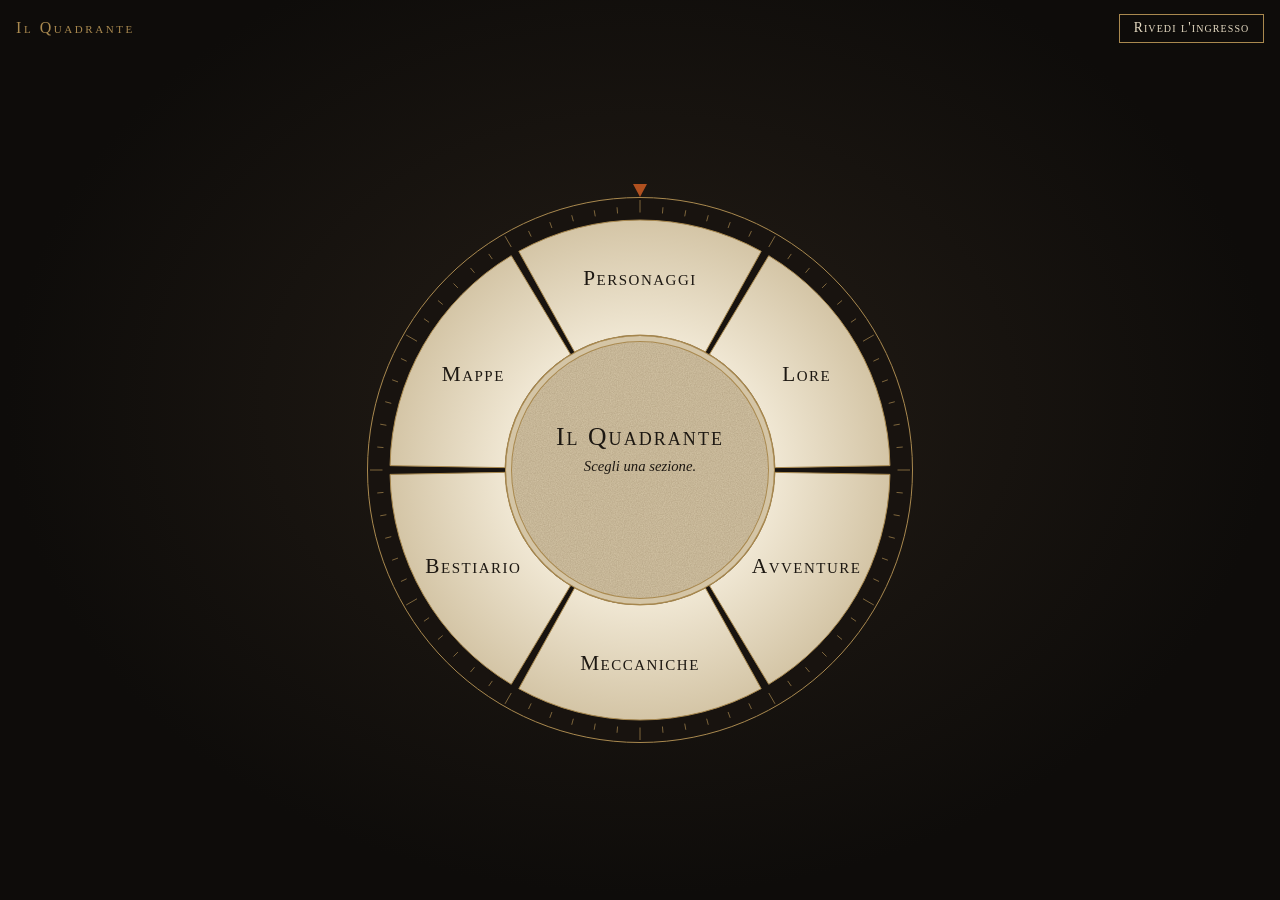
<file: prototipo/index.html>
<!doctype html>
<html lang="it">
<head>
<meta charset="utf-8">
<meta name="viewport" content="width=device-width, initial-scale=1">
<title>Il Quadrante — prototipo</title>
<style>
:root {
  --notte: #0e0c0a;
  --carta: #e6dbc3;
  --carta-chiara: #efe6d2;
  --carta-scura: #d4c5a6;
  --inchiostro: #1d1812;
  --inchiostro-tenue: #5a4e40;
  --accento: #b0501f;
  --oro: #a9894f;
  --serif: Georgia, "Times New Roman", Times, serif;
  --rapido: cubic-bezier(.2, .8, .2, 1);
  --grana: url("data:image/svg+xml,%3Csvg xmlns='http://www.w3.org/2000/svg' width='180' height='180'%3E%3Cfilter id='g'%3E%3CfeTurbulence type='fractalNoise' baseFrequency='.85' numOctaves='2' stitchTiles='stitch'/%3E%3CfeColorMatrix values='0 0 0 0 .3 0 0 0 0 .22 0 0 0 0 .12 0 0 0 .45 0'/%3E%3C/filter%3E%3Crect width='100%25' height='100%25' filter='url(%23g)'/%3E%3C/svg%3E");
}

* { box-sizing: border-box; }
html { -webkit-text-size-adjust: 100%; }
body {
  margin: 0;
  min-height: 100vh;
  font-family: var(--serif);
  color: var(--inchiostro);
  background: var(--notte);
}
body[data-fondo="notte"] {
  color: var(--carta);
  background: radial-gradient(ellipse at 50% 45%, #241d16 0%, var(--notte) 70%) fixed;
}
body[data-fondo="carta"] {
  background-color: var(--carta);
  background-image: var(--grana), radial-gradient(ellipse at 50% 30%, transparent 45%, rgba(90, 60, 30, .2) 100%);
  background-attachment: scroll, fixed;
}
body[data-fondo="bianco"] { color: #111; background: #f6f4ef; }
body[data-fondo="stelle"] {
  color: var(--carta);
  background-color: #07080d;
  background-image:
    radial-gradient(1px 1px at 20px 30px, #fff 50%, transparent 51%),
    radial-gradient(1px 1px at 120px 150px, #cfd3e0 50%, transparent 51%),
    radial-gradient(1.5px 1.5px at 200px 70px, #fffbe8 50%, transparent 51%),
    radial-gradient(1px 1px at 300px 260px, #fff 50%, transparent 51%),
    radial-gradient(1px 1px at 77px 341px, #e8e2cc 50%, transparent 51%),
    radial-gradient(1.5px 1.5px at 401px 113px, #fff 50%, transparent 51%),
    radial-gradient(ellipse at 50% 20%, #1b2442 0%, transparent 65%);
  background-size: 260px 260px, 190px 190px, 330px 330px, 410px 410px, 373px 373px, 517px 517px, 100% 100%;
  background-attachment: fixed;
}

h1, h2, h3 { font-weight: normal; font-variant: small-caps; letter-spacing: .06em; }

.tasto {
  font: inherit;
  font-variant: small-caps;
  letter-spacing: .08em;
  color: inherit;
  background: none;
  border: 1px solid var(--oro);
  padding: .4em 1em;
  cursor: pointer;
  transition: transform .12s var(--rapido);
}
.tasto:active { transform: scale(.96); }
:focus-visible { outline: 2px solid var(--accento); outline-offset: 3px; }

.schermo { overflow-x: clip; animation: entra .22s var(--rapido) backwards; }
@keyframes entra { from { opacity: 0; transform: translateY(8px); } }

/* ---------- Ingresso ---------- */
.ingresso {
  position: fixed;
  inset: 0;
  z-index: 50;
  display: flex;
  flex-direction: column;
  align-items: center;
  justify-content: center;
  gap: 28px;
  background: var(--notte);
  cursor: pointer;
  animation: svanisce .6s ease-in 1.35s forwards;
}
@keyframes svanisce { to { opacity: 0; } }
.arcate {
  display: flex;
  gap: min(3vw, 26px);
  animation: dentro .65s cubic-bezier(.55, 0, .85, .35) 1.3s forwards;
}
@keyframes dentro { to { transform: scale(2.6); } }
.arcata {
  --i: 0;
  position: relative;
  width: min(25vw, 180px);
  aspect-ratio: 5 / 8;
  overflow: hidden;
  border: 1px solid var(--oro);
  border-radius: 50% 50% 0 0 / 31.25% 31.25% 0 0;
  perspective: 600px;
  opacity: 0;
  animation: appare .3s ease-out forwards;
  animation-delay: calc(var(--i) * .1s);
}
@keyframes appare { to { opacity: 1; } }
.arcata > svg {
  position: absolute;
  top: 0;
  height: 100%;
  width: calc(300% + 2 * min(3vw, 26px));
  left: calc(var(--i) * (-100% - min(3vw, 26px)));
}
.anta {
  position: absolute;
  top: 0;
  bottom: 0;
  width: 50%;
  background: linear-gradient(90deg, #17120e, #0f0c09);
  animation: apri .5s var(--rapido) forwards;
  animation-delay: calc(.3s + var(--i) * .18s);
}
.anta.s { left: 0; transform-origin: left; border-right: 1px solid rgba(169, 137, 79, .6); }
.anta.d { right: 0; transform-origin: right; --verso: -1; }
@keyframes apri { to { transform: rotateY(calc(var(--verso, 1) * 92deg)); opacity: 0; } }
.ingresso-nome {
  margin: 0;
  font-variant: small-caps;
  letter-spacing: .3em;
  color: var(--oro);
  opacity: 0;
  animation: appare .4s ease-out .5s forwards;
}

/* ---------- Quadrante ---------- */
.quadrante {
  position: relative;
  min-height: 100vh;
  min-height: 100dvh;
  display: flex;
  align-items: center;
  justify-content: center;
  padding: 72px 16px 32px;
}
.quadrante.da-ingresso { animation: sorge .55s var(--rapido) 1.4s backwards; }
@keyframes sorge { from { opacity: 0; transform: scale(.88); } }
.q-testa {
  position: absolute;
  top: 0;
  left: 0;
  right: 0;
  display: flex;
  justify-content: space-between;
  align-items: center;
  padding: 14px 16px;
}
.marchio { font-variant: small-caps; letter-spacing: .16em; color: var(--oro); }
.rivedi { font-size: .85rem; }
.disco { --rot: 0; position: relative; width: min(88vw, 76vh, 560px); aspect-ratio: 1; }
.anello {
  display: block;
  width: 100%;
  height: 100%;
  overflow: visible;
  transform: rotate(calc(var(--rot) * 1deg));
  transition: transform .45s var(--rapido);
}
.fondo-anello { fill: #18130f; stroke: var(--oro); stroke-width: 1; vector-effect: non-scaling-stroke; }
.tacca { stroke: var(--oro); stroke-width: 1; vector-effect: non-scaling-stroke; opacity: .7; }
.settore { cursor: pointer; outline: none; transition: transform .18s var(--rapido), filter .18s; }
.settore path { fill: url(#carta-anello); stroke: var(--oro); stroke-width: 1; vector-effect: non-scaling-stroke; }
.etichetta {
  font-family: var(--serif);
  font-size: 8.5px;
  font-variant: small-caps;
  letter-spacing: .6px;
  fill: var(--inchiostro);
  transform-box: fill-box;
  transform-origin: center;
  transform: rotate(calc(var(--rot) * -1deg));
  transition: transform .45s var(--rapido);
  pointer-events: none;
}
@media (hover: hover) {
  .settore:hover { transform: translate(var(--dx), var(--dy)); filter: brightness(1.06); transition-duration: .12s; }
}
.settore:focus-visible { transform: translate(var(--dx), var(--dy)); }
.settore:focus-visible path { stroke: var(--accento); stroke-width: 2; }
.settore.scelto { filter: brightness(1.08); }
.settore.scelto .etichetta { fill: var(--accento); }
.indice {
  position: absolute;
  top: -1%;
  left: 50%;
  width: 0;
  height: 0;
  border-left: 7px solid transparent;
  border-right: 7px solid transparent;
  border-top: 13px solid var(--accento);
  transform: translateX(-50%);
}
.centro {
  position: absolute;
  inset: 26%;
  display: flex;
  flex-direction: column;
  align-items: center;
  justify-content: center;
  padding: 6%;
  text-align: center;
  color: var(--inchiostro);
  border-radius: 50%;
  background-color: var(--carta-scura);
  background-image: var(--grana);
  box-shadow: 0 0 0 1px var(--oro), inset 0 0 0 5px var(--carta-scura), inset 0 0 0 6px var(--oro);
}
.centro-nome { font-variant: small-caps; letter-spacing: .08em; font-size: clamp(1.05rem, 3.6vw, 1.6rem); }
.centro-riga { font-style: italic; font-size: clamp(.72rem, 2.1vw, .92rem); line-height: 1.3; margin: .35em 0 .7em; }
.centro-nome, .centro-riga { animation: entra .14s ease-out; }
.entra {
  font-size: clamp(.8rem, 2.2vw, .95rem);
  border-color: var(--accento);
  opacity: 0;
  transform: scale(.9);
  transition: opacity .16s, transform .16s var(--rapido);
}
.entra.attivo { opacity: 1; transform: none; }

/* ---------- Guscio delle sezioni ---------- */
.barra {
  position: sticky;
  top: 0;
  z-index: 5;
  display: grid;
  grid-template-columns: 1fr auto 1fr;
  align-items: center;
  gap: 12px;
  padding: 10px 16px;
  border-bottom: 1px solid var(--oro);
  background-color: var(--carta);
  background-image: var(--grana);
}
.barra > :first-child { justify-self: start; }
.barra > :last-child { justify-self: end; }
.barra .tasto { font-size: .9rem; padding: .3em .8em; white-space: nowrap; }
.barra-titolo { font-variant: small-caps; letter-spacing: .14em; }
body[data-fondo="bianco"] .barra { background: #f6f4ef; }
body[data-fondo="stelle"] .barra { background: rgba(7, 8, 13, .88); }
.pagina { max-width: 940px; margin: 0 auto; padding: 8px 16px 96px; }
.titolo-sezione { text-align: center; font-size: clamp(1.8rem, 6vw, 2.8rem); letter-spacing: .1em; margin: 32px 0 4px; }
.provvisorio { text-align: center; font-style: italic; font-size: .85rem; opacity: .7; margin: 0 0 40px; }

/* ---------- Bestiario: graffe ---------- */
.graffa { display: flex; flex-direction: column; width: 24px; color: var(--inchiostro-tenue); }
.graffa svg { display: block; flex: none; width: 24px; height: 24px; overflow: visible; }
.graffa path { fill: none; stroke: currentColor; stroke-width: 1; stroke-linecap: round; }
.graffa .asta { flex: 1; min-height: 6px; margin-left: 11.5px; border-left: 1px solid currentColor; }
.graffa.destra { transform: scaleX(-1); }

/* ---------- Bestiario: elenco ---------- */
.elenco { display: flex; flex-direction: column; gap: 44px; }
.voce {
  display: grid;
  grid-template-columns: 24px minmax(0, 1fr) 24px;
  gap: 14px;
  padding: 18px 6px;
  color: inherit;
  text-decoration: none;
  background-color: var(--carta);
  background-image: var(--grana);
  transition: transform .5s ease, box-shadow .5s ease, filter .5s ease, opacity .5s ease;
}
.corpo { display: grid; grid-template-columns: minmax(0, 2fr) minmax(0, 3fr); gap: 24px; align-items: center; }
.voce:nth-child(even) .corpo { grid-template-columns: minmax(0, 3fr) minmax(0, 2fr); }
.voce:nth-child(even) .illustrazione { order: 2; }
.illustrazione { margin: 0; }
.illustrazione img, .riquadro {
  display: block;
  width: 100%;
  aspect-ratio: 4 / 5;
  object-fit: cover;
  border: 1px solid var(--oro);
  box-shadow: 0 0 0 4px var(--carta), 0 0 0 5px rgba(169, 137, 79, .6);
}
.riquadro { background: repeating-linear-gradient(45deg, var(--carta-scura) 0 6px, var(--carta) 6px 12px); }
.testo h2 { font-size: 1.7rem; margin: 0 0 .1em; }
.tipo { font-style: italic; color: var(--inchiostro-tenue); margin: 0 0 .8em; font-size: .92rem; }
.breve {
  display: -webkit-box;
  -webkit-line-clamp: 5;
  -webkit-box-orient: vertical;
  overflow: hidden;
  margin: 0 0 .9em;
  line-height: 1.55;
}
.leggi { font-variant: small-caps; letter-spacing: .1em; font-size: .9rem; color: var(--inchiostro-tenue); }
@media (max-width: 480px) {
  .corpo { grid-template-columns: 1fr; gap: 16px; }
  .voce:nth-child(even) .corpo { grid-template-columns: 1fr; }
  .voce:nth-child(even) .illustrazione { order: 0; }
}
@media (hover: hover) and (pointer: fine) {
  .elenco:not(.apertura) .voce:hover {
    transform: translateY(-6px);
    box-shadow: 0 20px 34px -14px rgba(40, 25, 10, .55);
    transition-duration: .2s;
  }
  .elenco:not(.apertura):has(.voce:hover) .voce:not(:hover) {
    filter: blur(3px) grayscale(1);
    opacity: .55;
    transition-duration: .2s;
  }
}
.elenco.apertura .voce:not(.scelta) { opacity: 0; filter: blur(8px); transition-duration: .22s; }
.elenco.apertura .voce.scelta { transform: scale(1.03); box-shadow: 0 24px 40px -16px rgba(40, 25, 10, .5); transition-duration: .22s; }

/* ---------- Bestiario: scheda ---------- */
.scheda-strato {
  position: fixed;
  inset: 0;
  z-index: 20;
  overflow-x: hidden;
  overflow-y: auto;
  overscroll-behavior: contain;
  transform-origin: 0 0;
  background-color: var(--carta);
  background-image: var(--grana);
}
.scheda-int {
  display: grid;
  grid-template-columns: 24px minmax(0, 1fr) 24px;
  gap: 12px;
  min-height: calc(100% - 52px);
  padding: 20px 8px 48px;
}
.scheda-contenuto { max-width: 1000px; width: 100%; margin: 0 auto; padding: 8px 0; }
.scheda-testa { display: grid; grid-template-columns: minmax(0, 5fr) minmax(0, 6fr); gap: 36px; align-items: start; }
.scheda-testa h1 { font-size: clamp(2.2rem, 7vw, 3.8rem); margin: 0; line-height: 1; }
.scheda-testa .tipo { font-size: 1.05rem; margin-top: .5em; }
.pannello {
  display: grid;
  grid-template-columns: auto 1fr;
  gap: 8px 18px;
  margin: 24px 0 0;
  padding: 16px 18px;
  border: 1px solid var(--oro);
  box-shadow: inset 0 0 0 3px var(--carta), inset 0 0 0 4px rgba(169, 137, 79, .45);
}
.pannello dt { font-variant: small-caps; letter-spacing: .08em; color: var(--inchiostro-tenue); }
.pannello dd { margin: 0; }
.lore-scheda {
  columns: 2;
  column-gap: 44px;
  column-rule: 1px solid rgba(169, 137, 79, .5);
  margin-top: 44px;
  line-height: 1.68;
  font-size: 1.05rem;
  text-align: justify;
  hyphens: auto;
}
.lore-scheda p { margin: 0 0 1em; }
.lore-scheda p:first-child::first-letter {
  float: left;
  font-size: 4.2em;
  line-height: .8;
  padding: .06em .08em 0 0;
  color: var(--accento);
}
@media (max-width: 700px) {
  .lore-scheda { columns: 1; }
  .scheda-testa { grid-template-columns: 1fr; gap: 24px; }
}

/* ---------- Personaggi ---------- */
.galleria { display: grid; grid-template-columns: repeat(auto-fit, minmax(230px, 1fr)); gap: 56px 32px; }
.personaggio { text-align: center; }
.ritratto-cornice { position: relative; width: 72%; margin: 30px auto 26px; aspect-ratio: 3 / 4; }
.raggi { position: absolute; left: -30%; top: 50%; width: 160%; aspect-ratio: 1; transform: translateY(-50%); overflow: visible; }
.raggi line { stroke: var(--oro); stroke-width: 1; vector-effect: non-scaling-stroke; opacity: .55; }
.ritratto {
  --tinta: #5b4a3a;
  position: relative;
  height: 100%;
  border: 1px solid var(--oro);
  border-radius: 50% 50% 0 0 / 37.5% 37.5% 0 0;
  box-shadow: 0 0 0 5px var(--carta), 0 0 0 6px var(--oro);
  background:
    radial-gradient(circle at 50% 40%, var(--tinta) 0 16%, transparent 16.5%),
    radial-gradient(ellipse 44% 34% at 50% 100%, var(--tinta) 0 97%, transparent 100%),
    linear-gradient(#d8c7a3, #b49b72);
}
.personaggio h2 { margin: 0; font-size: 1.5rem; }
.ruolo { font-style: italic; color: var(--inchiostro-tenue); margin: .2em 0 1.2em; }
.personaggio details { text-align: left; border-top: 1px solid rgba(169, 137, 79, .6); }
.personaggio details:last-child { border-bottom: 1px solid rgba(169, 137, 79, .6); }
.personaggio summary {
  display: flex;
  justify-content: space-between;
  padding: .55em .2em;
  cursor: pointer;
  list-style: none;
  font-variant: small-caps;
  letter-spacing: .08em;
}
.personaggio summary::-webkit-details-marker { display: none; }
.personaggio summary::after { content: "+"; color: var(--oro); }
.personaggio details[open] summary::after { content: "−"; }
.personaggio details p { margin: 0 .2em .9em; line-height: 1.55; animation: entra .18s var(--rapido); }

/* ---------- Lore ---------- */
.lore-layout { display: grid; grid-template-columns: 190px minmax(0, 1fr); gap: 44px; align-items: start; }
.indice-lore { position: sticky; top: 76px; display: flex; flex-direction: column; align-items: flex-start; gap: 6px; padding-left: 14px; border-left: 1px solid var(--oro); }
.voce-indice { font: inherit; font-variant: small-caps; letter-spacing: .06em; color: var(--inchiostro-tenue); background: none; border: 0; padding: 2px 0; text-align: left; cursor: pointer; }
.voce-indice.attiva { color: var(--accento); }
.voce-lore { max-width: 66ch; margin-bottom: 64px; scroll-margin-top: 76px; }
.voce-lore h2 { font-size: 2rem; margin: 0 0 .5em; }
.voce-lore p { font-size: 1.08rem; line-height: 1.78; margin: 0 0 1.1em; }
.rimando { font: inherit; font-variant: small-caps; color: var(--accento); background: none; border: 0; padding: 0; text-decoration: underline; text-underline-offset: 3px; cursor: pointer; }
@media (max-width: 720px) {
  .lore-layout { grid-template-columns: 1fr; gap: 28px; }
  .indice-lore { position: static; flex-flow: row wrap; gap: 6px 18px; padding: 0 0 12px; border-left: 0; border-bottom: 1px solid var(--oro); }
}

/* ---------- Avventure ---------- */
.avv { min-height: 62vh; display: flex; align-items: center; }
.avv-contenuto { width: 100%; }
.avv-num { font-size: clamp(3rem, 12vw, 7.5rem); line-height: 1; margin: 48px 0 0; }
.avv-titolo { font-size: clamp(2.4rem, 9vw, 6rem); line-height: 1.02; margin: .15em 0 .45em; }
.avv-gancio { font-size: clamp(1.15rem, 2.8vw, 1.55rem); font-style: italic; max-width: 32ch; margin: 0; line-height: 1.45; }
.avv-meta { display: flex; flex-wrap: wrap; gap: 20px 48px; margin: 64px 0 0; padding-top: 16px; border-top: 1px solid #111; }
.avv-meta dt { font-variant: small-caps; letter-spacing: .1em; font-size: .85rem; color: #555; }
.avv-meta dd { margin: .2em 0 0; font-size: 1.15rem; }
.avv-nav { display: flex; justify-content: space-between; align-items: center; margin-top: 56px; }
.avv-nav .tasto { border-color: #111; font-size: 1.3rem; padding: .2em .9em; }
.avv-conta { letter-spacing: .2em; }

/* ---------- Meccaniche ---------- */
.favo { position: relative; width: min(100%, 620px); margin: 0 auto; aspect-ratio: 100 / 88; }
.favo > svg { position: absolute; inset: 0; width: 100%; height: 100%; }
.favo line { stroke: var(--oro); stroke-width: 2; vector-effect: non-scaling-stroke; opacity: .5; transition: opacity .15s; }
.favo line.accesa { stroke: var(--accento); opacity: 1; }
.cella {
  position: absolute;
  width: 27%;
  aspect-ratio: 1 / 1.1547;
  padding: 0;
  border: 0;
  font: inherit;
  color: var(--inchiostro);
  background: var(--oro);
  clip-path: polygon(50% 0, 100% 25%, 100% 75%, 50% 100%, 0 75%, 0 25%);
  cursor: pointer;
  transition: transform .15s var(--rapido), opacity .15s, filter .15s;
}
.cella-int {
  position: absolute;
  inset: 1.5px;
  display: flex;
  align-items: center;
  justify-content: center;
  padding: 14%;
  clip-path: inherit;
  font-variant: small-caps;
  letter-spacing: .05em;
  font-size: clamp(.66rem, 2.6vw, 1rem);
  background-color: var(--carta-chiara);
  background-image: var(--grana);
}
.cella-int::after { content: ""; position: absolute; inset: 0; background: var(--accento); mix-blend-mode: multiply; opacity: 0; transition: opacity .15s; }
.cella:focus-visible { outline: none; }
.cella.accesa { transform: scale(1.08); z-index: 2; filter: brightness(1.04); }
.cella.accesa .cella-int::after { opacity: .3; }
.cella.sbloccata .cella-int::after { opacity: .12; }
.favo.attivo .cella:not(.accesa):not(.sbloccata) { opacity: .5; }
.sblocchi { max-width: 620px; min-height: 7.5em; margin: 28px auto 0; padding: 14px 18px; border: 1px solid var(--oro); }
.sblocchi h3 { margin: 0 0 .3em; font-size: 1.3rem; }
.sblocchi p { margin: 0 0 .4em; }
.sblocchi-riga { font-variant: small-caps; letter-spacing: .06em; color: var(--accento); }
.sblocchi-vuoto { font-style: italic; opacity: .7; }

/* ---------- Mappe ---------- */
.mappe { position: relative; text-align: center; }
.titolo-cerchio {
  position: relative;
  width: min(64vw, 260px);
  aspect-ratio: 1;
  margin: 40px auto 64px;
  display: flex;
  flex-direction: column;
  justify-content: center;
  border: 1px solid var(--oro);
  border-radius: 50%;
  outline: 1px solid rgba(169, 137, 79, .45);
  outline-offset: 8px;
  background: radial-gradient(circle, #10162a 0%, #07080d 75%);
}
.titolo-cerchio h1 { margin: 0; font-size: clamp(2rem, 8vw, 3rem); letter-spacing: .14em; }
.titolo-cerchio p { margin: .3em 0 0; font-style: italic; opacity: .75; font-size: .9rem; }
.raggi-mappa { position: absolute; left: 50%; top: 50%; width: 1600px; height: 1600px; transform: translate(-50%, -50%); z-index: -1; pointer-events: none; }
.raggi-mappa line, .raggi-mappa circle { stroke: var(--oro); stroke-width: 1; fill: none; opacity: .28; }
.vedute { display: flex; flex-wrap: wrap; justify-content: center; align-items: flex-end; gap: 40px 36px; }
.veduta { margin: 0; width: min(80vw, 230px); }
.veduta.tondo { width: min(80vw, 280px); }
.finestra {
  overflow: hidden;
  border: 1px solid var(--oro);
  outline: 1px solid rgba(169, 137, 79, .4);
  outline-offset: 5px;
  transition: transform .2s var(--rapido);
}
.tondo .finestra { aspect-ratio: 1; border-radius: 50%; }
.mezzo .finestra { aspect-ratio: 2 / 1; border-radius: 999px 999px 0 0; }
.finestra svg { display: block; width: 100%; height: 100%; }
@media (hover: hover) { .veduta:hover .finestra { transform: scale(1.03); } }
.veduta figcaption { margin-top: 16px; }
.veduta b { display: block; font-weight: normal; font-variant: small-caps; letter-spacing: .1em; font-size: 1.15rem; }
.veduta span { font-style: italic; opacity: .75; font-size: .9rem; }

@media (prefers-reduced-motion: reduce) {
  *, *::before, *::after {
    animation-duration: 1ms !important;
    animation-delay: 0s !important;
    transition-duration: 1ms !important;
    scroll-behavior: auto !important;
  }
}
</style>
</head>
<body data-fondo="notte">
<div id="scena"></div>
<script>
'use strict';

/* ================= Dati provvisori ================= */

const SEZIONI = [
  { id: 'personaggi', nome: 'Personaggi', riga: 'Chi abita il mondo, e chi lo cambia.', fondo: 'carta' },
  { id: 'lore', nome: 'Lore', riga: 'Storie, età e culti, da leggere con calma.', fondo: 'carta' },
  { id: 'avventure', nome: 'Avventure', riga: 'Le storie giocate e quelle da giocare.', fondo: 'bianco' },
  { id: 'meccaniche', nome: 'Meccaniche', riga: 'Le regole, e cosa sblocca cosa.', fondo: 'carta' },
  { id: 'bestiario', nome: 'Bestiario', riga: "Le creature, una dopo l'altra.", fondo: 'carta' },
  { id: 'mappe', nome: 'Mappe', riga: 'I luoghi, visti da lontano.', fondo: 'stelle' },
];

const BREVE = "Testo provvisorio. Qui andrà la presentazione breve della creatura: dove la si incontra, come la si riconosce al primo sguardo e cosa fa quando capisce di essere osservata. Il testo prosegue apposta oltre le cinque righe, perché serve a vedere dove l'elenco lo taglia e come cadono i puntini di sospensione. Nella versione vera ci sarà un testo scritto a mano; questo è solo riempitivo che misura lo spazio.";

const loreDi = nome => [
  `${nome}: primo paragrafo della lore, quello che porta il capolettera. Qui va l'apertura della scheda, la frase che mette chi legge davanti alla creatura prima di qualsiasi dato. Il testo è provvisorio e serve a riempire le colonne per giudicare la misura della riga e il ritmo della pagina.`,
  "Secondo paragrafo. Abitudini, territorio, il modo in cui si muove e quello in cui si nasconde. Una pagina di lore regge bene paragrafi di cinque o sei righe: più lunghi diventano un muro, più corti sembrano un elenco travestito.",
  "Terzo paragrafo. Le voci che circolano, quelle vere e quelle inventate da chi non l'ha mai vista. Di solito qui comincia la seconda colonna, ed è utile vedere se lo stacco cade in un punto che si legge bene.",
  "Quarto paragrafo. Cosa sanno i sapienti, dove sbagliano, e cosa conviene fare in caso di incontro. Chiusura della scheda, ancora provvisoria.",
];

const BESTIE = [
  { nome: 'Kipine', img: 'kipine.jpg', pericolo: '●●○○○' },
  { nome: 'Flurry', img: 'flurry.jpg', pericolo: '●○○○○' },
  { nome: 'Vrykolakas', img: 'vrykolakas.jpg', pericolo: '●●●●○' },
];

const PERSONAGGI = [
  { nome: 'Personaggio I', ruolo: 'Ruolo provvisorio', tinta: '#5b4a3a' },
  { nome: 'Personaggio II', ruolo: 'Ruolo provvisorio', tinta: '#3f4a52' },
  { nome: 'Personaggio III', ruolo: 'Ruolo provvisorio', tinta: '#6a3d2c' },
];
const BLOCCHI_PERSONAGGIO = [
  ['Aspetto', "Come appare, cosa porta addosso, cosa si nota per primo. Testo provvisorio."],
  ['Storia', "Da dove viene e cosa le è successo prima di entrare in gioco. Testo provvisorio."],
  ['Legami', "Chi conosce, chi le deve qualcosa, chi la cerca. Testo provvisorio."],
  ['Note di gioco', "Come si usa al tavolo: tono, abitudini, frasi tipiche. Testo provvisorio."],
];

const RIEMPI_LORE = [
  ["Secondo paragrafo, provvisorio. Una voce di lore si legge come un capitolo: righe piene, nessun riquadro, niente che distragga. La colonna è tenuta stretta di proposito, intorno ai sessantacinque caratteri, perché è la misura in cui l'occhio torna a capo senza perdersi."],
  ["Terzo paragrafo, provvisorio. Qui andranno date, nomi e luoghi. Il testo vero sarà più denso di questo, ed è proprio per quello che conviene decidere adesso spaziatura e grandezza del carattere, quando ancora non costa niente cambiarle."],
  ["Quarto paragrafo, provvisorio. Le voci lunghe possono scendere di molto; l'indice a lato resta fermo e segna dove ci si trova, così non serve tornare in cima per cambiare voce."],
];
const LORE = [
  { id: 'origini', titolo: 'Le origini', testo: [
    ["Testo provvisorio sulle origini del mondo. Quando una voce ne richiama un'altra, il rimando sta dentro la frase, come questo verso ", { ref: 'eta', t: 'le età del mondo' }, ", e porta direttamente alla voce senza cambiare pagina."],
    ...RIEMPI_LORE,
  ] },
  { id: 'eta', titolo: 'Le età del mondo', testo: [
    ["Testo provvisorio sulle età. Si torna indietro verso ", { ref: 'origini', t: 'le origini' }, ", oppure si va avanti verso ", { ref: 'culti', t: 'i culti' }, ", che nascono nell'ultima età."],
    ...RIEMPI_LORE,
  ] },
  { id: 'culti', titolo: 'I culti', testo: [
    ["Testo provvisorio sui culti. Le loro date stanno in ", { ref: 'eta', t: 'le età del mondo' }, "; qui vanno credenze, riti e chi li custodisce."],
    ...RIEMPI_LORE,
  ] },
];

const AVVENTURE = [
  { num: 'I', titolo: 'La prima avventura', gancio: 'Una riga sola che dice di cosa parla, e basta.', meta: [['Giocatori', '3–5'], ['Sessioni', '2'], ['Stato', 'Giocata']] },
  { num: 'II', titolo: 'La seconda avventura', gancio: 'Il gancio, provvisorio: chi chiama i personaggi e perché.', meta: [['Giocatori', '4'], ['Sessioni', '3'], ['Stato', 'In corso']] },
  { num: 'III', titolo: 'La terza avventura', gancio: 'Ancora da scrivere. Qui resta molto spazio vuoto, apposta.', meta: [['Giocatori', '—'], ['Sessioni', '—'], ['Stato', 'In preparazione']] },
];

const CELLE = [
  { id: 'base', nome: 'Tiro base', a: null, descr: 'Il tiro da cui parte tutto. Testo provvisorio.', sblocca: ['vantaggio', 'fatica', 'magia'] },
  { id: 'vantaggio', nome: 'Vantaggio', a: 0, descr: 'Quando la situazione aiuta. Testo provvisorio.', sblocca: [] },
  { id: 'fatica', nome: 'Fatica', a: 60, descr: 'Quanto si può spingere prima di cedere.', sblocca: ['ferite'] },
  { id: 'ferite', nome: 'Ferite', a: 120, descr: 'Cosa resta addosso dopo uno scontro.', sblocca: ['riposo'] },
  { id: 'riposo', nome: 'Riposo', a: 180, descr: 'Come si recupera, e quanto costa.', sblocca: [] },
  { id: 'rituali', nome: 'Rituali', a: 240, descr: 'Magia lenta, con un prezzo.', sblocca: [] },
  { id: 'magia', nome: 'Magia', a: 300, descr: 'Le regole di base degli incantesimi.', sblocca: ['rituali'] },
];

const PAL_INGRESSO = { cielo: ['#141a2c', '#3b2b3a', '#a5502a', '#e08a3c'], astro: '#f3c784', colli: ['#3a2a26', '#241a17', '#120d0b'], stelle: true };
const VEDUTE = [
  { nome: 'Veduta I', riga: 'Una regione da scrivere', forma: 'mezzo', seme: 3, pal: { cielo: ['#2c3a2e', '#6d7a52', '#d9b26a'], astro: '#f4dca0', colli: ['#4b5236', '#2f3524', '#191c13'] } },
  { nome: 'Veduta II', riga: 'La regione centrale', forma: 'tondo', seme: 11, pal: { cielo: ['#0b1430', '#24365e', '#5e6f8f'], astro: '#e9e4d0', colli: ['#2a3550', '#1a2238', '#0d1220'], stelle: true } },
  { nome: 'Veduta III', riga: 'Il confine, provvisorio', forma: 'mezzo', seme: 23, pal: { cielo: ['#2a1420', '#7a2f2a', '#d0682e'], astro: '#f6c27a', colli: ['#3b2220', '#25140f', '#120a08'] } },
];

/* ================= Attrezzi ================= */

const NS = 'http://www.w3.org/2000/svg';
const meno = matchMedia('(prefers-reduced-motion: reduce)');
const dur = ms => (meno.matches ? 0 : ms);
const RAPIDO = 'cubic-bezier(.2, .8, .2, 1)';

function el(tag, cls, testo) {
  const e = document.createElement(tag);
  if (cls) e.className = cls;
  if (testo != null) e.textContent = testo;
  return e;
}
function sv(tag, attr = {}) {
  const e = document.createElementNS(NS, tag);
  for (const k in attr) e.setAttribute(k, attr[k]);
  return e;
}
function tasto(testo, azione, cls = 'tasto') {
  const b = el('button', cls, testo);
  b.type = 'button';
  b.addEventListener('click', azione);
  return b;
}
// angolo in gradi da mezzogiorno, in senso orario
const punto = (a, r) => [+(Math.sin(a * Math.PI / 180) * r).toFixed(2), +(-Math.cos(a * Math.PI / 180) * r).toFixed(2)];

let idGrad = 0;
function paesaggio(pal, seme) {
  const W = 300, H = 160;
  const s = sv('svg', { viewBox: `0 0 ${W} ${H}`, preserveAspectRatio: 'xMidYMid slice', 'aria-hidden': 'true' });
  const id = 'cielo' + idGrad++;
  const grad = sv('linearGradient', { id, x1: 0, y1: 0, x2: 0, y2: 1 });
  pal.cielo.forEach((c, i, a) => grad.append(sv('stop', { offset: i / (a.length - 1), 'stop-color': c })));
  const defs = sv('defs');
  defs.append(grad);
  s.append(defs, sv('rect', { width: W, height: H, fill: `url(#${id})` }));
  let n = seme;
  const rnd = () => (n = (n * 9301 + 49297) % 233280) / 233280;
  if (pal.stelle) {
    for (let i = 0; i < 40; i++) s.append(sv('circle', { cx: (rnd() * W).toFixed(1), cy: (rnd() * H * .45).toFixed(1), r: (.3 + rnd() * .6).toFixed(2), fill: '#fff', opacity: .7 }));
  }
  s.append(sv('circle', { cx: W * .5, cy: H * .5, r: 13, fill: pal.astro, opacity: .92 }));
  pal.colli.forEach((c, k) => {
    const base = H * (.6 + k * .13), amp = 8 + k * 5;
    let d = `M0 ${H} L0 ${base}`;
    for (let x = 0; x < W; x += 30) d += ` Q${x + 15} ${(base - amp * 2 * rnd()).toFixed(1)} ${x + 30} ${(base - amp * rnd()).toFixed(1)}`;
    s.append(sv('path', { d: d + ` L${W} ${H} Z`, fill: c }));
    if (k === 0) {
      for (const x of [62, 71, 205]) {
        const h = 14 + rnd() * 14;
        s.append(sv('rect', { x, y: base - h, width: 5, height: h + 8, fill: c }));
        s.append(sv('polygon', { points: `${x - 1.5},${base - h} ${x + 6.5},${base - h} ${x + 2.5},${base - h - 7}`, fill: c }));
      }
    }
  });
  return s;
}

function graffa(lato = '') {
  const g = el('div', 'graffa ' + lato);
  g.setAttribute('aria-hidden', 'true');
  const pezzo = d => { const s = sv('svg', { viewBox: '0 0 24 24' }); s.append(sv('path', { d })); return s; };
  g.append(
    pezzo('M21 1.5 Q12 1.5 12 10.5 L12 24'), el('span', 'asta'),
    pezzo('M12 0 Q12 9 3 12 Q12 15 12 24'), el('span', 'asta'),
    pezzo('M12 0 L12 13.5 Q12 22.5 21 22.5'),
  );
  return g;
}

function illustrazione(b) {
  const f = el('figure', 'illustrazione');
  const img = el('img');
  img.src = '../immagini/' + b.img;
  img.alt = b.nome;
  img.addEventListener('error', () => img.replaceWith(el('div', 'riquadro')));
  f.append(img);
  return f;
}

/* ================= Navigazione ================= */

const radice = document.getElementById('scena');
const ROTTE = ['quadrante', ...SEZIONI.map(s => s.id), ...BESTIE.map((b, i) => 'bestiario/' + i)];
let corrente = null;
let scelto = -1;
let suTasto = null;
let scheda = null;
let ingresso = null;

const rotta = () => (ROTTE.includes(location.hash.slice(1)) ? location.hash.slice(1) : 'quadrante');
function vai(r) {
  if (location.hash.slice(1) === r) mostra();
  else location.hash = r;
}

function mostra() {
  const [id, n] = rotta().split('/');
  if (id === 'bestiario' && corrente === 'bestiario') {
    if (n != null) apriScheda(+n);
    else chiudiScheda();
    return;
  }
  chiudiScheda(true);
  suTasto = null;
  radice.replaceChildren();
  window.scrollTo(0, 0);
  if (id === 'quadrante') costruisciQuadrante(false);
  else costruisciSezione(id);
  corrente = id;
  if (n != null) apriScheda(+n, true);
}

addEventListener('hashchange', mostra);
addEventListener('keydown', e => {
  if (ingresso) return fineIngresso();
  if (e.key === 'Escape') {
    if (scheda) vai('bestiario');
    else if (corrente !== 'quadrante') vai('quadrante');
    return;
  }
  if (suTasto) suTasto(e);
});

/* ================= Ingresso ================= */

function avviaIngresso() {
  if (location.hash.slice(1) !== 'quadrante') history.replaceState(null, '', '#quadrante');
  radice.replaceChildren();
  costruisciQuadrante(true);
  corrente = 'quadrante';
  const ov = el('div', 'ingresso');
  ov.setAttribute('aria-hidden', 'true');
  const arcate = el('div', 'arcate');
  for (let i = 0; i < 3; i++) {
    const a = el('div', 'arcata');
    a.style.setProperty('--i', i);
    a.append(paesaggio(PAL_INGRESSO, 7), el('div', 'anta s'), el('div', 'anta d'));
    arcate.append(a);
  }
  ov.append(arcate, el('p', 'ingresso-nome', 'Il Quadrante'));
  ov.addEventListener('click', fineIngresso);
  document.body.append(ov);
  ingresso = { ov, t: setTimeout(fineIngresso, dur(2000)) };
}

function fineIngresso() {
  if (!ingresso) return;
  clearTimeout(ingresso.t);
  ingresso.ov.remove();
  ingresso = null;
  const q = document.querySelector('.da-ingresso');
  if (q) q.classList.remove('da-ingresso');
}

/* ================= Quadrante ================= */

function arco(a0, a1, R, r) {
  const [x0, y0] = punto(a0, R), [x1, y1] = punto(a1, R), [x2, y2] = punto(a1, r), [x3, y3] = punto(a0, r);
  return `M${x0} ${y0} A${R} ${R} 0 0 1 ${x1} ${y1} L${x2} ${y2} A${r} ${r} 0 0 0 ${x3} ${y3} Z`;
}

function costruisciQuadrante(daIngresso) {
  document.body.dataset.fondo = 'notte';
  const s = el('div', 'schermo quadrante' + (daIngresso ? ' da-ingresso' : ''));
  const testa = el('header', 'q-testa');
  testa.append(el('span', 'marchio', 'Il Quadrante'), tasto("Rivedi l'ingresso", avviaIngresso, 'tasto rivedi'));

  const disco = el('div', 'disco');
  const svg = sv('svg', { viewBox: '-112 -112 224 224', class: 'anello', role: 'group', 'aria-label': 'Sezioni' });
  const defs = sv('defs');
  const g = sv('radialGradient', { id: 'carta-anello', gradientUnits: 'userSpaceOnUse', cx: 0, cy: 0, r: 100 });
  g.append(sv('stop', { offset: .55, 'stop-color': '#efe6d2' }), sv('stop', { offset: 1, 'stop-color': '#d4c5a6' }));
  defs.append(g);
  svg.append(defs, sv('circle', { r: 109, class: 'fondo-anello' }));
  for (let a = 0; a < 360; a += 5) {
    const [x1, y1] = punto(a, 103), [x2, y2] = punto(a, a % 30 ? 105.5 : 108);
    svg.append(sv('line', { x1, y1, x2, y2, class: 'tacca' }));
  }

  const centro = el('div', 'centro');
  const cNome = el('div', 'centro-nome');
  const cRiga = el('div', 'centro-riga');
  const entra = tasto('Entra', () => vai(SEZIONI[scelto].id), 'tasto entra');
  centro.append(cNome, cRiga, entra);

  function mostraCentro(i) {
    const sez = SEZIONI[i];
    // nodi nuovi ogni volta, così la piccola entrata in CSS riparte
    const n = el('div', 'centro-nome', sez ? sez.nome : 'Il Quadrante');
    const r = el('div', 'centro-riga', sez ? sez.riga : 'Scegli una sezione.');
    centro.querySelector('.centro-nome').replaceWith(n);
    centro.querySelector('.centro-riga').replaceWith(r);
    const pronto = i >= 0 && i === scelto;
    entra.disabled = !pronto;
    entra.classList.toggle('attivo', pronto);
  }
  const sbircia = i => { if (scelto < 0) mostraCentro(i); };

  let rot = scelto >= 0 ? -scelto * 60 : 0;
  disco.style.setProperty('--rot', rot);

  function scegli(i, alTasto) {
    rot += ((-i * 60 - rot) % 360 + 540) % 360 - 180;
    disco.style.setProperty('--rot', rot);
    scelto = i;
    settori.forEach((x, k) => x.classList.toggle('scelto', k === i));
    mostraCentro(i);
    if (alTasto) entra.focus();
  }

  const settori = SEZIONI.map((sez, i) => {
    const gr = sv('g', { class: 'settore', tabindex: 0, role: 'button', 'aria-label': sez.nome });
    gr.append(sv('path', { d: arco(i * 60 - 29, i * 60 + 29, 100, 54) }));
    const [x, y] = punto(i * 60, 77);
    const t = sv('text', { x, y, class: 'etichetta', 'text-anchor': 'middle', 'dominant-baseline': 'central' });
    t.textContent = sez.nome;
    gr.append(t);
    const [dx, dy] = punto(i * 60, 5);
    gr.style.setProperty('--dx', dx + 'px');
    gr.style.setProperty('--dy', dy + 'px');
    gr.addEventListener('pointerenter', e => { if (e.pointerType === 'mouse') sbircia(i); });
    gr.addEventListener('pointerleave', () => sbircia(-1));
    gr.addEventListener('focus', () => sbircia(i));
    gr.addEventListener('blur', () => sbircia(-1));
    gr.addEventListener('click', () => (i === scelto ? vai(sez.id) : scegli(i)));
    gr.addEventListener('keydown', e => {
      if (e.key === 'Enter' || e.key === ' ') {
        e.preventDefault();
        if (i === scelto) vai(sez.id);
        else scegli(i, true);
      }
      const passo = { ArrowRight: 1, ArrowDown: 1, ArrowLeft: -1, ArrowUp: -1 }[e.key];
      if (passo) {
        e.preventDefault();
        const j = (i + passo + 6) % 6;
        scegli(j);
        settori[j].focus();
      }
    });
    svg.append(gr);
    return gr;
  });

  if (scelto >= 0) settori[scelto].classList.add('scelto');
  mostraCentro(scelto);
  disco.append(svg, centro, el('div', 'indice'));
  s.append(testa, disco);
  radice.append(s);
}

/* ================= Sezioni ================= */

function costruisciSezione(id) {
  const sez = SEZIONI.find(x => x.id === id);
  document.body.dataset.fondo = sez.fondo;
  const s = el('div', 'schermo sezione');
  const barra = el('header', 'barra');
  barra.append(tasto('← Quadrante', () => vai('quadrante')), el('span', 'barra-titolo', sez.nome), el('span'));
  const pag = el('main', 'pagina');
  if (id !== 'mappe' && id !== 'avventure') {
    pag.append(el('h1', 'titolo-sezione', sez.nome), el('p', 'provvisorio', 'Testi provvisori, da sostituire.'));
  }
  pag.append(COSTRUTTORI[id]());
  s.append(barra, pag);
  radice.append(s);
}

const COSTRUTTORI = {
  bestiario() {
    const elenco = el('div', 'elenco');
    BESTIE.forEach((b, i) => {
      const a = el('a', 'voce');
      a.href = '#bestiario/' + i;
      const corpo = el('div', 'corpo');
      const t = el('div', 'testo');
      t.append(el('h2', '', b.nome), el('p', 'tipo', 'Tipo da definire'), el('p', 'breve', BREVE), el('span', 'leggi', 'Apri la scheda →'));
      corpo.append(illustrazione(b), t);
      a.append(graffa(), corpo, graffa('destra'));
      elenco.append(a);
    });
    return elenco;
  },

  personaggi() {
    const gal = el('div', 'galleria');
    PERSONAGGI.forEach(p => {
      const c = el('article', 'personaggio');
      const cornice = el('div', 'ritratto-cornice');
      const raggi = sv('svg', { viewBox: '-100 -100 200 200', class: 'raggi', 'aria-hidden': 'true' });
      for (let a = 0; a < 360; a += 10) {
        const [x1, y1] = punto(a, 58), [x2, y2] = punto(a, a % 30 ? 82 : 98);
        raggi.append(sv('line', { x1, y1, x2, y2 }));
      }
      const ritratto = el('div', 'ritratto');
      ritratto.style.setProperty('--tinta', p.tinta);
      cornice.append(raggi, ritratto);
      c.append(cornice, el('h2', '', p.nome), el('p', 'ruolo', p.ruolo));
      for (const [titolo, testo] of BLOCCHI_PERSONAGGIO) {
        const d = el('details');
        d.append(el('summary', '', titolo), el('p', '', testo));
        c.append(d);
      }
      gal.append(c);
    });
    return gal;
  },

  lore() {
    const wrap = el('div', 'lore-layout');
    const nav = el('nav', 'indice-lore');
    nav.setAttribute('aria-label', 'Voci della lore');
    const colonna = el('div');
    const vaiA = id => document.getElementById('lore-' + id).scrollIntoView({ behavior: meno.matches ? 'auto' : 'smooth' });
    const bottoni = {};
    const osserva = new IntersectionObserver(voci => voci.forEach(v => {
      if (!v.isIntersecting) return;
      for (const k in bottoni) bottoni[k].classList.toggle('attiva', 'lore-' + k === v.target.id);
    }), { rootMargin: '-15% 0px -70% 0px' });
    LORE.forEach(v => {
      bottoni[v.id] = tasto(v.titolo, () => vaiA(v.id), 'voce-indice');
      nav.append(bottoni[v.id]);
      const art = el('article', 'voce-lore');
      art.id = 'lore-' + v.id;
      art.append(el('h2', '', v.titolo));
      for (const par of v.testo) {
        const p = el('p');
        for (const pz of par) p.append(typeof pz === 'string' ? pz : tasto(pz.t, () => vaiA(pz.ref), 'rimando'));
        art.append(p);
      }
      colonna.append(art);
      osserva.observe(art);
    });
    wrap.append(nav, colonna);
    return wrap;
  },

  avventure() {
    const box = el('div');
    const pagina = el('section', 'avv');
    const conta = el('span', 'avv-conta');
    let k = 0;
    function disegna() {
      const a = AVVENTURE[k];
      const c = el('div', 'avv-contenuto');
      const meta = el('dl', 'avv-meta');
      for (const [e, v] of a.meta) {
        const d = el('div');
        d.append(el('dt', '', e), el('dd', '', v));
        meta.append(d);
      }
      c.append(el('p', 'avv-num', a.num), el('h2', 'avv-titolo', a.titolo), el('p', 'avv-gancio', a.gancio), meta);
      pagina.replaceChildren(c);
      conta.textContent = `${k + 1} / ${AVVENTURE.length}`;
      return c;
    }
    function passa(d) {
      k = (k + d + AVVENTURE.length) % AVVENTURE.length;
      disegna().animate([{ opacity: 0, transform: `translateX(${d * 32}px)` }, { opacity: 1, transform: 'none' }], { duration: dur(240), easing: RAPIDO });
    }
    const prec = tasto('←', () => passa(-1));
    const succ = tasto('→', () => passa(1));
    prec.setAttribute('aria-label', 'Avventura precedente');
    succ.setAttribute('aria-label', 'Avventura successiva');
    const nav = el('div', 'avv-nav');
    nav.append(prec, conta, succ);
    disegna();
    box.append(pagina, nav);
    suTasto = e => {
      if (e.key === 'ArrowRight') passa(1);
      if (e.key === 'ArrowLeft') passa(-1);
    };
    return box;
  },

  meccaniche() {
    const wrap = el('div');
    const favo = el('div', 'favo');
    const linee = sv('svg', { viewBox: '0 0 100 88', preserveAspectRatio: 'none', 'aria-hidden': 'true' });
    const W = 27, H = W * 1.1547, D = W * 1.16;
    const pos = {};
    for (const c of CELLE) {
      const r = c.a == null ? 0 : D, a = (c.a || 0) * Math.PI / 180;
      pos[c.id] = [50 + r * Math.cos(a), 44 + r * Math.sin(a)];
    }
    const linea = {};
    for (const c of CELLE) for (const d of c.sblocca) {
      linea[c.id + '>' + d] = sv('line', { x1: pos[c.id][0], y1: pos[c.id][1], x2: pos[d][0], y2: pos[d][1] });
      linee.append(linea[c.id + '>' + d]);
    }
    favo.append(linee);
    const info = el('div', 'sblocchi');
    info.setAttribute('aria-live', 'polite');
    const celle = {};
    function accendi(c) {
      favo.classList.toggle('attivo', !!c);
      for (const id in celle) {
        celle[id].classList.toggle('accesa', !!c && c.id === id);
        celle[id].classList.toggle('sbloccata', !!c && c.sblocca.includes(id));
      }
      for (const k in linea) linea[k].classList.toggle('accesa', !!c && k.startsWith(c.id + '>'));
      if (!c) return info.replaceChildren(el('p', 'sblocchi-vuoto', 'Passa sopra una cella, o toccala, per vedere cosa sblocca.'));
      const nomi = c.sblocca.map(id => CELLE.find(x => x.id === id).nome);
      info.replaceChildren(el('h3', '', c.nome), el('p', '', c.descr), el('p', 'sblocchi-riga', nomi.length ? 'Sblocca: ' + nomi.join(', ') : 'Non sblocca altro.'));
    }
    for (const c of CELLE) {
      const b = el('button', 'cella');
      b.type = 'button';
      b.style.left = (pos[c.id][0] - W / 2) + '%';
      b.style.top = ((pos[c.id][1] - H / 2) / 88 * 100) + '%';
      b.append(el('span', 'cella-int', c.nome));
      b.addEventListener('pointerenter', e => { if (e.pointerType === 'mouse') accendi(c); });
      b.addEventListener('pointerleave', e => { if (e.pointerType === 'mouse') accendi(null); });
      b.addEventListener('click', () => accendi(c));
      b.addEventListener('focus', () => accendi(c));
      b.addEventListener('blur', () => accendi(null));
      celle[c.id] = b;
      favo.append(b);
    }
    accendi(null);
    wrap.append(favo, info);
    return wrap;
  },

  mappe() {
    const box = el('div', 'mappe');
    const cerchio = el('div', 'titolo-cerchio');
    const raggi = sv('svg', { viewBox: '-800 -800 1600 1600', class: 'raggi-mappa', 'aria-hidden': 'true' });
    for (let a = 0; a < 360; a += 12) {
      const [x1, y1] = punto(a, 150), [x2, y2] = punto(a, 800);
      raggi.append(sv('line', { x1, y1, x2, y2 }));
    }
    for (const r of [190, 320, 520]) raggi.append(sv('circle', { r }));
    cerchio.append(raggi, el('h1', '', 'Mappe'), el('p', '', 'Atlante provvisorio'));
    const vedute = el('div', 'vedute');
    for (const v of VEDUTE) {
      const f = el('figure', 'veduta ' + v.forma);
      const fin = el('div', 'finestra');
      fin.append(paesaggio(v.pal, v.seme));
      const cap = el('figcaption');
      cap.append(el('b', '', v.nome), el('span', '', v.riga));
      f.append(fin, cap);
      vedute.append(f);
    }
    box.append(cerchio, vedute);
    return box;
  },
};

/* ================= Bestiario: scheda ================= */

const rettangolo = r => `translate(${r.left}px, ${r.top}px) scale(${r.width / innerWidth}, ${r.height / innerHeight})`;

function apriScheda(n, istantanea) {
  if (scheda) return riempiScheda(n, true);
  const strato = el('div', 'scheda-strato');
  strato.setAttribute('role', 'dialog');
  strato.setAttribute('aria-modal', 'true');
  const barra = el('header', 'barra');
  const conta = el('span', 'barra-titolo');
  const indietro = tasto('← Elenco', () => vai('bestiario'));
  barra.append(indietro, conta, tasto('Successiva →', () => vai('bestiario/' + (scheda.n + 1) % BESTIE.length)));
  const corpo = el('div');
  const int = el('div', 'scheda-int');
  int.append(graffa(), corpo, graffa('destra'));
  strato.append(barra, int);
  scheda = { strato, corpo, conta, n };
  riempiScheda(n, false);
  suTasto = e => { if (e.key === 'ArrowRight') vai('bestiario/' + (scheda.n + 1) % BESTIE.length); };

  if (istantanea) {
    document.body.append(strato);
    return indietro.focus({ preventScroll: true });
  }
  const voce = document.querySelectorAll('.voce')[n];
  voce.classList.add('scelta');
  voce.parentElement.classList.add('apertura');
  setTimeout(() => {
    if (!scheda || scheda.strato !== strato) return;
    document.body.append(strato);
    strato.animate([{ transform: rettangolo(voce.getBoundingClientRect()), opacity: .4 }, { transform: 'none', opacity: 1 }], { duration: dur(380), easing: RAPIDO });
    indietro.focus({ preventScroll: true });
  }, dur(220));
}

function riempiScheda(n, animata) {
  scheda.n = n;
  const b = BESTIE[n];
  scheda.conta.textContent = `${n + 1} / ${BESTIE.length}`;
  scheda.strato.setAttribute('aria-label', b.nome);
  const c = el('article', 'scheda-contenuto');
  const testa = el('div', 'scheda-testa');
  const destra = el('div');
  const pannello = el('dl', 'pannello');
  const dati = [['Tipo', 'Da definire'], ['Habitat', 'Da definire'], ['Taglia', 'Media'], ['Pericolo', b.pericolo], ['Attività', 'Da definire'], ['Prima comparsa', '—']];
  for (const [e, v] of dati) pannello.append(el('dt', '', e), el('dd', '', v));
  destra.append(el('h1', '', b.nome), el('p', 'tipo', 'Tipo da definire · testi provvisori'), pannello);
  testa.append(illustrazione(b), destra);
  const lore = el('div', 'lore-scheda');
  for (const p of loreDi(b.nome)) lore.append(el('p', '', p));
  c.append(testa, lore);
  scheda.corpo.replaceChildren(c);
  if (animata) {
    scheda.strato.scrollTo(0, 0);
    c.animate([{ opacity: 0, transform: 'translateX(28px)' }, { opacity: 1, transform: 'none' }], { duration: dur(220), easing: RAPIDO });
  }
}

function chiudiScheda(istantanea) {
  if (!scheda) return;
  const { strato, n } = scheda;
  scheda = null;
  suTasto = null;
  const voci = document.querySelectorAll('.voce');
  const voce = voci[n];
  const fine = () => {
    strato.remove();
    const elenco = document.querySelector('.elenco');
    if (elenco) elenco.classList.remove('apertura');
    voci.forEach(v => v.classList.remove('scelta'));
    if (voce && voce.isConnected) voce.focus({ preventScroll: true });
  };
  if (istantanea || !voce) return fine();
  voci.forEach(v => v.classList.toggle('scelta', v === voce));
  voce.scrollIntoView({ block: 'center' });
  strato.animate([{ transform: 'none', opacity: 1 }, { transform: rettangolo(voce.getBoundingClientRect()), opacity: 0 }], { duration: dur(300), easing: 'cubic-bezier(.4, 0, .2, 1)', fill: 'forwards' }).onfinish = fine;
}

/* ================= Avvio ================= */

if (location.hash) mostra();
else avviaIngresso();
</script>
</body>
</html>
</file>
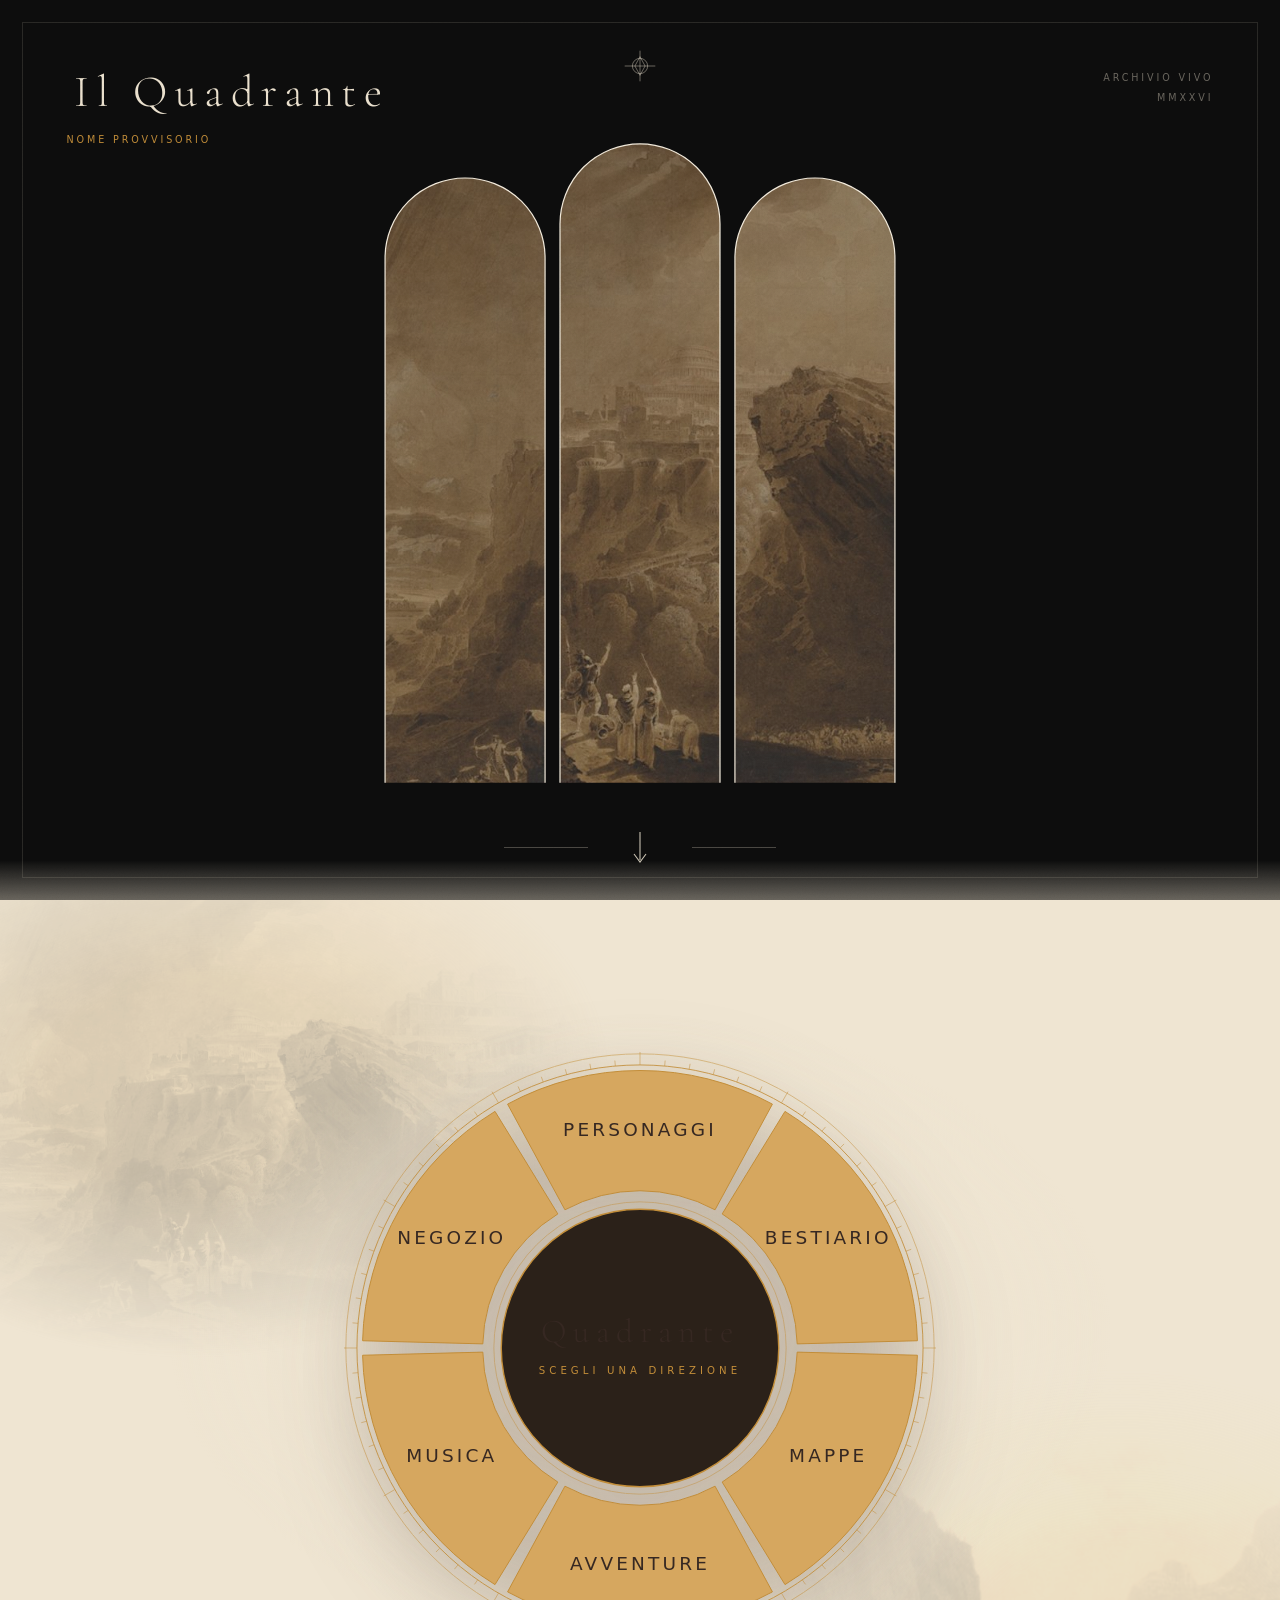
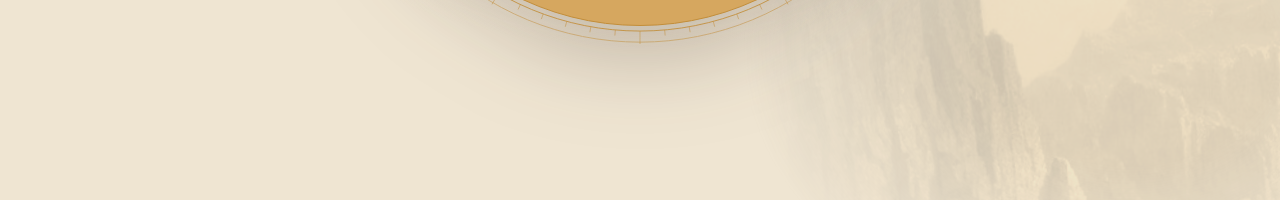
<file: riferimento/index.html>
<!doctype html>
<html lang="it">
<head>
<meta charset="utf-8">
<meta name="viewport" content="width=device-width,initial-scale=1">
<title>Il Quadrante</title>
<link rel="preconnect" href="https://fonts.googleapis.com">
<link rel="preconnect" href="https://fonts.gstatic.com" crossorigin>
<link href="https://fonts.googleapis.com/css2?family=Cormorant+Garamond:ital,wght@0,300;0,400;0,600;1,300&display=swap" rel="stylesheet">
<style>
:root{
  --nero:#0D0D0D; --carta:#EFE5D2; --camello:#D6A75F;
  --oro:#C28D39; --bordeaux:#710912; --espresso:#362822;
  --serif:"Cormorant Garamond",Georgia,serif;
  --tec:ui-sans-serif,system-ui,sans-serif;
  --arcoG:path("M0 160 L0 58 Q0 18 50 0 Q100 18 100 58 L100 160Z");
}
*{box-sizing:border-box;margin:0;padding:0}
html{scroll-behavior:smooth}
body{background:var(--nero);color:var(--espresso);font-family:var(--serif);
  overflow-x:hidden;scroll-snap-type:y proximity}
.tec{font-family:var(--tec);text-transform:uppercase;letter-spacing:.3em;font-size:.6rem}

#grana{position:fixed;inset:0;z-index:90;pointer-events:none;opacity:.3;mix-blend-mode:multiply;
  background-image:url("data:image/svg+xml,%3Csvg xmlns='http://www.w3.org/2000/svg' width='220' height='220'%3E%3Cfilter id='n'%3E%3CfeTurbulence type='fractalNoise' baseFrequency='.82' numOctaves='3'/%3E%3CfeColorMatrix type='saturate' values='0'/%3E%3C/filter%3E%3Crect width='220' height='220' filter='url(%23n)' opacity='.5'/%3E%3C/svg%3E")}

/* ═══════ INGRESSO ═══════ */
#ingresso{position:relative;height:100svh;background:var(--nero);
  scroll-snap-align:start;overflow:hidden}
#ingresso>svg.palco{position:absolute;inset:0;width:100%;height:100%;display:block}
#ingresso::after{content:"";position:absolute;left:0;right:0;bottom:0;height:4.5vh;
  background:linear-gradient(transparent,rgba(239,229,210,.42));opacity:0;
  animation:affiora 1.2s 2.4s ease forwards;pointer-events:none}
@keyframes affiora{to{opacity:1}}

.bordo{position:absolute;inset:22px;border:1px solid rgba(239,229,210,.13);
  pointer-events:none;z-index:2;opacity:0;animation:sfuma 1.4s 2.2s ease forwards}
@keyframes sfuma{to{opacity:1}}

.linea{fill:none;stroke:#F6EEDF;stroke-width:1.2;vector-effect:non-scaling-stroke;
  stroke-dasharray:1400;stroke-dashoffset:1400;animation:incidi 1s cubic-bezier(.65,0,.3,1) forwards}
.l2{animation-delay:.1s} .l3{animation-delay:.2s}
@keyframes incidi{to{stroke-dashoffset:0}}
.cartone{fill:var(--nero);transform-origin:50% 100%;
  animation:estrai .95s 1.25s cubic-bezier(.4,0,.2,1) forwards}
.c2{animation-delay:1.35s} .c3{animation-delay:1.45s}
@keyframes estrai{0%{transform:translateY(0);opacity:1}
  22%{transform:translateY(-1.1%);opacity:1}
  100%{transform:translateY(-8%) scale(1.025);opacity:0}}

.insegna{position:absolute;left:5.2vw;top:7.2vh;z-index:3;pointer-events:none}
.titolo{font-size:clamp(1.9rem,3.5vw,3rem);font-weight:300;letter-spacing:.17em;
  text-indent:.17em;color:var(--carta);opacity:0;
  animation:sali 1s 1.9s cubic-bezier(.2,.8,.3,1) forwards}
.sotto{color:var(--oro);margin-top:.95rem;opacity:0;
  animation:sali 1s 2.1s cubic-bezier(.2,.8,.3,1) forwards}
@keyframes sali{from{opacity:0;transform:translateY(12px)}to{opacity:1;transform:none}}
.angolo{position:absolute;z-index:3;color:rgba(239,229,210,.42);opacity:0;
  animation:sfuma 1.2s 2.5s ease forwards;pointer-events:none}
.angolo.dx{right:5.2vw;top:7.6vh;text-align:right;line-height:2}
.emblema{position:absolute;left:50%;top:5.4vh;transform:translateX(-50%);z-index:3;
  width:34px;opacity:0;animation:sfuma 1.2s 2.3s ease forwards}
.emblema path,.emblema circle{stroke:rgba(239,229,210,.5);fill:none;stroke-width:1}

.piede{position:absolute;left:0;right:0;bottom:3.4vh;z-index:4;display:flex;
  align-items:center;justify-content:center;gap:1.8rem;opacity:0;
  animation:sali 1s 2.9s ease forwards}
.trat{width:84px;height:1px;background:rgba(239,229,210,.28)}
.freccia{background:none;border:0;cursor:pointer;display:grid;place-items:center;padding:6px 14px}
.freccia svg{width:18px;height:32px;animation:respira 2.6s 3.8s ease-in-out infinite}
.freccia path{stroke:rgba(239,229,210,.85);stroke-width:1.1;fill:none}
@keyframes respira{0%,100%{transform:translateY(0);opacity:.5}50%{transform:translateY(6px);opacity:1}}
#ingresso.salta *{animation-duration:1ms!important;animation-delay:0ms!important}

/* ═══════ QUADRANTE ═══════ */
#quadrante{position:relative;min-height:100svh;background:var(--carta);
  display:grid;place-items:center;scroll-snap-align:start;overflow:hidden}
.collage{position:absolute;inset:0;pointer-events:none;overflow:hidden}
.collage img{position:absolute;filter:sepia(.9) contrast(.9) brightness(1.02);mix-blend-mode:multiply;
  -webkit-mask-image:radial-gradient(60% 60% at 50% 50%,#000 30%,transparent 78%);
  mask-image:radial-gradient(60% 60% at 50% 50%,#000 30%,transparent 78%)}
.collage .a{left:-18%;top:-12%;width:68%;opacity:.3;transform:rotate(-2deg)}
.collage .b{right:-20%;bottom:-18%;width:64%;opacity:.26;transform:rotate(1.5deg)}
.collage::after{content:"";position:absolute;inset:0;
  background:radial-gradient(46% 44% at 50% 48%,rgba(239,229,210,.92) 18%,rgba(239,229,210,.3) 55%,transparent 80%)}

.scena{position:relative;z-index:2;width:min(92vw,740px);aspect-ratio:1;
  filter:drop-shadow(0 26px 44px rgba(54,40,34,.26));
  transition:opacity .5s ease,transform .5s cubic-bezier(.4,0,.2,1)}
.scena svg{width:100%;height:100%;overflow:visible}
.anello{fill:none;stroke:var(--oro);vector-effect:non-scaling-stroke}
.tacca{stroke:var(--oro);stroke-width:1;vector-effect:non-scaling-stroke;opacity:.5}
.rim{transform-origin:400px 400px;animation:gira 260s linear infinite}
@keyframes gira{to{transform:rotate(360deg)}}
.settore{cursor:pointer;transform-origin:400px 400px;
  transition:transform 440ms cubic-bezier(.22,.9,.26,1),filter 440ms ease,opacity 440ms ease}
.settore .pala{fill:var(--camello);stroke:var(--oro);stroke-width:1;
  vector-effect:non-scaling-stroke;transition:fill 300ms ease}
.settore .eti{font-size:20px;letter-spacing:.17em;fill:var(--espresso);text-anchor:middle;
  dominant-baseline:middle;pointer-events:none;text-transform:uppercase;
  font-family:var(--tec);font-weight:500}
@media (hover:hover) and (pointer:fine){
  .scena:hover .settore{transform:translate(calc(var(--ux)*-7px),calc(var(--uy)*-7px));
    filter:brightness(.95) saturate(.85);opacity:.7}
  .settore:hover{transform:translate(calc(var(--ux)*16px),calc(var(--uy)*16px))!important;
    filter:drop-shadow(0 10px 18px rgba(54,40,34,.3))!important;opacity:1!important;
    transition:transform 165ms cubic-bezier(.2,1.5,.45,1),filter 150ms ease,opacity 150ms ease}
  .settore:hover .pala{fill:#EFCB91}
}
.cuore image{opacity:0;transition:opacity .4s ease;filter:sepia(.5) contrast(1.06) saturate(.8)}
.cuore image.on{opacity:1}
.scrim{opacity:0;transition:opacity .4s ease}.scrim.on{opacity:1}
.marchio{transition:opacity .35s ease}.marchio.via{opacity:0}
.marchio .mt{font-size:36px;letter-spacing:.2em;fill:var(--espresso);text-anchor:middle;font-weight:300}
.marchio .ms{font-size:11px;letter-spacing:.4em;fill:var(--oro);text-anchor:middle;
  font-family:var(--tec);text-transform:uppercase}
.nomeCuore{font-size:16px;letter-spacing:.28em;fill:var(--carta);text-anchor:middle;
  font-family:var(--tec);text-transform:uppercase;opacity:0;transition:opacity .4s ease}
.nomeCuore.on{opacity:1}

/* ═══════ GUSCIO SEZIONE ═══════ */
#sezione{position:fixed;inset:0;z-index:50;background:var(--carta);
  display:flex;flex-direction:column;padding:3.4vh 4vw 3vh;overflow:hidden;
  opacity:0;visibility:hidden;transition:opacity .45s ease,visibility .45s}
#sezione.aperta{opacity:1;visibility:visible}
.rigaAlta{display:flex;justify-content:space-between;align-items:flex-end;gap:2rem}
.sTitolo{font-size:clamp(1.9rem,4vw,3.1rem);font-weight:300;letter-spacing:.1em;
  color:var(--espresso);transform:translateY(14px);opacity:0;
  transition:transform .55s cubic-bezier(.2,.8,.3,1) .08s,opacity .55s ease .08s}
#sezione.aperta .sTitolo{transform:none;opacity:1}
.utente{display:flex;gap:2.2rem;color:var(--espresso);opacity:0;padding-bottom:.55rem;
  transition:opacity .5s ease .4s}
#sezione.aperta .utente{opacity:.7}
.utente span{cursor:pointer}.utente span:hover{color:var(--bordeaux)}
.riga{height:1px;background:var(--oro);margin-top:.9rem;transform:scaleX(0);
  transform-origin:left;transition:transform .75s cubic-bezier(.4,0,.2,1) .2s}
#sezione.aperta .riga{transform:none}
.indietro{align-self:flex-start;margin-top:.85rem;background:none;border:0;cursor:pointer;
  color:var(--espresso);opacity:0;transition:opacity .5s ease .45s}
#sezione.aperta .indietro{opacity:.65}
.indietro:hover{opacity:1;color:var(--bordeaux)}
.occhiello{margin-top:1.4rem;color:var(--espresso);opacity:0;max-width:82ch;
  font-size:1.02rem;transition:opacity .5s ease .5s}
#sezione.aperta .occhiello{opacity:.72}
#contenuto{flex:1;min-height:0;margin-top:1vh;opacity:0;
  transition:opacity .6s ease .55s}
#sezione.aperta #contenuto{opacity:1}

/* ── personaggi ── */
.galleria{display:flex;gap:1.9rem;justify-content:center;align-items:center;height:100%;
  padding-bottom:2vh}
.ritratto{width:min(15vw,180px);cursor:pointer;
  transition:transform 420ms cubic-bezier(.22,.9,.26,1),filter 380ms ease,opacity 380ms ease}
.ritratto .arco{aspect-ratio:3/4;border:1px solid var(--oro);padding:6px;
  background:rgba(214,167,95,.12);border-radius:50% 50% 3px 3px/34% 34% 2px 2px;overflow:hidden}
.ritratto img{width:100%;height:100%;object-fit:cover;display:block;
  border-radius:50% 50% 2px 2px/34% 34% 1px 1px;filter:sepia(.5) contrast(1.05) saturate(.82)}
.ritratto figcaption{text-align:center;margin-top:.85rem;font-size:1.05rem;color:var(--espresso)}
.ritratto figcaption small{display:block;margin-top:.3rem;color:var(--oro);
  font-family:var(--tec);text-transform:uppercase;letter-spacing:.26em;font-size:.56rem}
.galleria .ritratto:hover{transform:translateY(-14px);
  filter:drop-shadow(0 16px 24px rgba(54,40,34,.3));
  transition:transform 180ms cubic-bezier(.2,1.4,.45,1),filter 160ms ease,opacity 160ms ease}

/* ── bestiario ── */
.elenco{display:flex;flex-direction:column;justify-content:center;gap:1.4rem;height:100%;
  max-width:1020px;margin:0 auto;overflow-y:auto}
.voce{display:flex;align-items:stretch;gap:9px;cursor:pointer;
  transition:transform 440ms cubic-bezier(.22,.9,.26,1),filter 400ms ease,opacity 360ms ease}
.graffa{width:17px;flex:none}
.graffa path{fill:none;stroke:var(--espresso);stroke-width:1;vector-effect:non-scaling-stroke;opacity:.65}
.vcorpo{flex:1;display:flex;gap:1.5rem;align-items:center;padding:.7rem .2rem}
.voce.dx .vcorpo{flex-direction:row-reverse}
.vcorpo img{width:min(19vw,190px);aspect-ratio:4/3;object-fit:cover;
  filter:sepia(.45) contrast(1.08) saturate(.85)}
.vtesto{flex:1;min-width:0}
.vtesto h3{font-size:1.5rem;font-weight:400;letter-spacing:.04em;margin-bottom:.4rem}
.vtesto p{font-size:.98rem;line-height:1.6;opacity:.78;max-width:56ch;
  display:-webkit-box;-webkit-line-clamp:4;-webkit-box-orient:vertical;overflow:hidden}
.elenco:hover .voce{filter:blur(2.5px) saturate(.7);opacity:.42}
.elenco .voce:hover{filter:none;opacity:1;transform:translateY(-10px) scale(1.012);
  transition:transform 180ms cubic-bezier(.2,1.4,.45,1),filter 160ms ease,opacity 160ms ease}

/* ── mappe ── */
.mappeScena{height:100%;display:grid;place-items:center;position:relative}
.raggi{position:absolute;width:min(78vh,760px);aspect-ratio:1;opacity:.3;pointer-events:none}
.raggi line{stroke:var(--oro);stroke-width:1;vector-effect:non-scaling-stroke}
.telaio{position:relative;width:min(58vw,620px);aspect-ratio:4/3;
  border:1px solid var(--oro);padding:8px;background:rgba(214,167,95,.1);overflow:hidden}
.telaio img{width:100%;height:100%;object-fit:cover;display:block;
  filter:sepia(.5) contrast(1.05) saturate(.8);transition:opacity .4s ease,transform .6s ease}
.telaio.cambio img{opacity:0;transform:scale(1.04)}
.telaio::after{content:"";position:absolute;inset:8px;pointer-events:none;
  background:radial-gradient(42% 38% at 50% 50%,rgba(20,14,10,.5),transparent 70%)}
.cerchio{position:absolute;inset:0;margin:auto;width:46%;aspect-ratio:1;z-index:2;
  border:1px solid rgba(239,229,210,.8);border-radius:50%;pointer-events:none;
  box-shadow:0 0 0 1px rgba(54,40,34,.18) inset}
.mappaNome{position:absolute;z-index:3;left:0;right:0;top:50%;transform:translateY(-50%);
  text-align:center;font-size:clamp(1.5rem,3.1vw,2.5rem);letter-spacing:.2em;
  color:var(--carta);text-shadow:0 2px 20px rgba(0,0,0,.75);pointer-events:none;
  transition:opacity .35s ease}
.mappeScena.cambio .mappaNome{opacity:0}
.suggerimento{position:absolute;bottom:1.5vh;left:0;right:0;text-align:center;
  color:var(--oro);opacity:.6}

/* ── avventure ── */
.biblio{height:100%;display:flex;gap:3vw;align-items:stretch}
.scaffale{display:flex;gap:7px;align-items:stretch;padding:1.4rem 1rem;
  background:linear-gradient(180deg,rgba(54,40,34,.07),rgba(54,40,34,.13));
  border-top:1px solid var(--oro);border-bottom:1px solid var(--oro)}
.dorso{width:clamp(34px,3.6vw,52px);border:0;cursor:pointer;position:relative;
  background:linear-gradient(100deg,var(--d1),var(--d2));
  box-shadow:inset -3px 0 6px rgba(0,0,0,.3),inset 2px 0 0 rgba(239,229,210,.14);
  transition:transform 190ms cubic-bezier(.2,1.4,.45,1),box-shadow 190ms ease}
.dorso span{writing-mode:vertical-rl;transform:rotate(180deg);display:block;
  height:100%;padding:1.1rem .2rem;color:var(--carta);font-size:.92rem;
  letter-spacing:.14em;text-shadow:0 1px 3px rgba(0,0,0,.5);white-space:nowrap;overflow:hidden}
.dorso::after{content:"";position:absolute;left:5px;right:5px;top:9px;bottom:9px;
  border:1px solid rgba(194,141,57,.5);pointer-events:none}
.dorso:hover{transform:translateY(-16px)}
.dorso.attivo{transform:translateY(-22px);box-shadow:inset -3px 0 6px rgba(0,0,0,.3),
  inset 2px 0 0 rgba(239,229,210,.3),0 14px 20px rgba(54,40,34,.3)}
.manifesto{flex:1;display:flex;gap:2rem;align-items:center;min-width:0}
.manifesto img{height:min(62vh,460px);aspect-ratio:2/3;object-fit:cover;
  border:1px solid var(--oro);padding:6px;background:rgba(214,167,95,.1);
  filter:grayscale(.75) contrast(1.15);transition:opacity .4s ease}
.manifesto.cambio img{opacity:0}
.mInfo{min-width:0;transition:opacity .4s ease}
.manifesto.cambio .mInfo{opacity:0}
.mInfo h3{font-size:clamp(1.6rem,3vw,2.4rem);font-weight:400;letter-spacing:.06em}
.mInfo .et{color:var(--oro);margin:.7rem 0 1.1rem}
.mInfo p{font-size:1rem;line-height:1.7;opacity:.75;max-width:40ch}

/* ── negozio ── */
.vetrinaG{height:100%;display:flex;gap:clamp(1.4rem,3vw,3.4rem);
  justify-content:center;align-items:center}
.arcoG{width:min(22vw,250px);position:relative;cursor:pointer;
  transition:transform 440ms cubic-bezier(.22,.9,.26,1),filter 380ms ease,opacity 380ms ease}
.arcoG.su{transform:translateY(-8%)} .arcoG.giu{transform:translateY(8%)}
.aCornice{position:relative}
.aFoto{aspect-ratio:2/3;overflow:hidden;background:var(--espresso);
  -webkit-mask-image:url("data:image/svg+xml,%3Csvg xmlns='http://www.w3.org/2000/svg' viewBox='0 0 100 160' preserveAspectRatio='none'%3E%3Cpath d='M0 160 L0 58 Q0 18 50 0 Q100 18 100 58 L100 160Z' fill='%23fff'/%3E%3C/svg%3E");
  mask-image:url("data:image/svg+xml,%3Csvg xmlns='http://www.w3.org/2000/svg' viewBox='0 0 100 160' preserveAspectRatio='none'%3E%3Cpath d='M0 160 L0 58 Q0 18 50 0 Q100 18 100 58 L100 160Z' fill='%23fff'/%3E%3C/svg%3E");
  -webkit-mask-size:100% 100%;mask-size:100% 100%}
.aFoto img{width:100%;height:100%;object-fit:cover;display:block;
  filter:sepia(.5) contrast(1.22) brightness(.94) saturate(.8)}
.aBordo{position:absolute;inset:0;width:100%;height:100%;pointer-events:none}
.aBordo path{fill:none;stroke:var(--oro);vector-effect:non-scaling-stroke}
.aBordo .fuori{stroke-width:1.2} .aBordo .dentro{stroke-width:.7;opacity:.6}
.aTarga{text-align:center;margin-top:1rem}
.aTarga h3{font-size:1.3rem;font-weight:400;letter-spacing:.05em}
.aTarga .pz{color:var(--bordeaux);margin-top:.35rem;font-family:var(--tec);
  letter-spacing:.2em;font-size:.68rem}
.vetrinaG .arcoG:hover{filter:drop-shadow(0 18px 26px rgba(54,40,34,.3));
  transform:translateY(calc(var(--off,0%) - 16px)) scale(1.02);
  transition:transform 190ms cubic-bezier(.2,1.4,.45,1),filter 160ms ease,opacity 160ms ease}
.arcoG.su{--off:-8%} .arcoG.giu{--off:8%}

/* ── musica ── */
.tracce{height:100%;display:flex;flex-direction:column;justify-content:center;
  gap:.2rem;max-width:820px;margin:0 auto;width:100%}
.traccia{display:flex;align-items:center;gap:1.6rem;padding:1.1rem .6rem;
  border-bottom:1px solid rgba(194,141,57,.3);cursor:pointer;
  transition:background 240ms ease,padding-left 240ms ease}
.traccia:hover{background:rgba(214,167,95,.16);padding-left:1.5rem}
.traccia .num{color:var(--oro);font-family:var(--tec);font-size:.64rem;letter-spacing:.2em}
.traccia .nm{flex:1;font-size:1.25rem}
.onda{width:38%;height:22px;flex:none}
.onda line{stroke:var(--oro);stroke-width:1.6;opacity:.45;transition:opacity .25s ease}
.traccia:hover .onda line{opacity:.9}
.traccia .dur{color:var(--espresso);opacity:.5;font-family:var(--tec);font-size:.62rem;letter-spacing:.14em}

@media (prefers-reduced-motion:reduce){
  *{animation-duration:.01ms!important;animation-iteration-count:1!important;
    transition-duration:.01ms!important}}
</style>
</head>
<body>
<div id="grana"></div>

<section id="ingresso">
  <svg class="palco" viewBox="0 0 1200 700" preserveAspectRatio="xMidYMid meet" aria-hidden="true">
    <defs>
      <mask id="archi"><g id="pieni" fill="#fff"></g></mask>
      <linearGradient id="caldo" x1="0" y1="0" x2="0" y2="1">
        <stop offset="0" stop-color="#2a1d10" stop-opacity=".42"/>
        <stop offset="1" stop-color="#0D0D0D" stop-opacity=".18"/></linearGradient>
    </defs>
    <g mask="url(#archi)">
      <image href="img/mondo.jpg" x="0" y="-40" width="1200" height="790" preserveAspectRatio="xMidYMid slice"/>
      <rect width="1200" height="700" fill="url(#caldo)"/>
    </g>
    <g id="cartoni"></g><g id="linee"></g>
  </svg>
  <div class="bordo"></div>
  <svg class="emblema" viewBox="0 0 40 40" aria-hidden="true">
    <circle cx="20" cy="20" r="9"/><path d="M20 2 L20 38 M2 20 L38 20"/>
    <path d="M20 9 L26 20 L20 31 L14 20 Z"/>
  </svg>
  <div class="insegna">
    <h1 class="titolo">Il Quadrante</h1>
    <p class="sotto tec">nome provvisorio</p>
  </div>
  <div class="angolo dx tec">archivio vivo<br>mmxxvi</div>
  <div class="piede">
    <span class="trat"></span>
    <button class="freccia" id="giu" aria-label="Scendi">
      <svg viewBox="0 0 18 32"><path d="M9 1 V29 M3 23 L9 31 L15 23"/></svg>
    </button>
    <span class="trat"></span>
  </div>
</section>

<section id="quadrante">
  <div class="collage"><img class="a" src="img/mondo.jpg" alt=""><img class="b" src="img/m1.jpg" alt=""></div>
  <div class="scena">
    <svg viewBox="0 0 800 800">
      <g class="rim"><g id="tacche"></g></g>
      <circle class="anello" cx="400" cy="400" r="318" stroke-width="1" opacity=".5"/>
      <circle class="anello" cx="400" cy="400" r="306" stroke-width="1" opacity=".85"/>
      <g id="settori"></g>
      <g class="cuore">
        <clipPath id="tondo"><circle cx="400" cy="400" r="150"/></clipPath>
        <linearGradient id="scuro" x1="0" y1="0" x2="0" y2="1">
          <stop offset="0" stop-color="#140E0A" stop-opacity="0"/>
          <stop offset="1" stop-color="#140E0A" stop-opacity=".9"/></linearGradient>
        <circle cx="400" cy="400" r="150" fill="#2b2119"/>
        <g clip-path="url(#tondo)" id="immagini"></g>
        <g clip-path="url(#tondo)"><rect class="scrim" id="scrim" x="250" y="420" width="300" height="130" fill="url(#scuro)"/></g>
        <circle class="anello" cx="400" cy="400" r="150" stroke-width="1.4"/>
        <circle class="anello" cx="400" cy="400" r="158" stroke-width="1" opacity=".45"/>
        <g class="marchio" id="marchio">
          <text class="mt" x="400" y="394">Quadrante</text>
          <text class="ms" x="400" y="428">scegli una direzione</text></g>
        <text class="nomeCuore" id="nomeCuore" x="400" y="512"></text>
      </g>
    </svg>
  </div>
</section>

<div id="sezione">
  <div class="rigaAlta">
    <h2 class="sTitolo" id="sezTitolo"></h2>
    <nav class="utente tec"><span>Home</span><span>Impostazioni</span><span>Profilo</span></nav>
  </div>
  <div class="riga"></div>
  <button class="indietro tec" id="indietro">&larr;&nbsp;&nbsp;Torna al quadrante</button>
  <p class="occhiello" id="sezOcchiello"></p>
  <div id="contenuto"></div>
</div>

<script>
const SEZ=[
 {k:"personaggi",n:"Personaggi",i:"img/p1.jpg",o:"La galleria dei ritratti. Ogni cornice è la pagina di qualcuno, impaginata da lui."},
 {k:"bestiario", n:"Bestiario", i:"img/b-kipine.jpg",o:"Le creature, una sotto l'altra, ciascuna racchiusa fra due graffe."},
 {k:"mappe",     n:"Mappe",     i:"img/m1.jpg",o:"Gira la rotella sopra la carta per passare da una terra all'altra."},
 {k:"avventure", n:"Avventure", i:"img/a1.jpg",o:"Gli scaffali. Tira fuori un volume e ti mostra il suo manifesto."},
 {k:"musica",    n:"Musica",    i:"img/s-musica.jpg",o:"I temi delle terre. Questa sezione è ancora da pensare."},
 {k:"negozio",   n:"Negozio",   i:"img/n1.jpg",o:"Le vetrine. Quello che qualcuno ha costruito e mette in vendita."}];

/* ── ingresso ── */
const A=[[361,511,170],[525,675,138],[689,839,170]],BA=662;
A.forEach(([x1,x2,sp],k)=>{
  const r=(x2-x1)/2, c=`M${x1} ${BA} L${x1} ${sp} A${r} ${r} 0 0 1 ${x2} ${sp} L${x2} ${BA}Z`;
  pieni.insertAdjacentHTML('beforeend',`<path d="${c}"/>`);
  cartoni.insertAdjacentHTML('beforeend',`<path class="cartone c${k+1}" d="${c}"/>`);
  linee.insertAdjacentHTML('beforeend',`<path class="linea l${k+1}" d="M${x1} ${BA} L${x1} ${sp} A${r} ${r} 0 0 1 ${x2} ${sp} L${x2} ${BA}"/>`);
});
ingresso.addEventListener('click',e=>{if(!e.target.closest('#giu'))ingresso.classList.add('salta')});
giu.addEventListener('click',()=>quadrante.scrollIntoView());

/* ── quadrante ── */
const C=400,RO=300,RI=170,G=1.5,rad=d=>d*Math.PI/180;
const pt=(d,r)=>[C+r*Math.cos(rad(d)),C+r*Math.sin(rad(d))];
for(let d=0;d<360;d+=5){const[a,b]=pt(d,306),[c,e]=pt(d,d%30?312:320);
  tacche.insertAdjacentHTML('beforeend',`<line class="tacca" x1="${a}" y1="${b}" x2="${c}" y2="${e}"/>`)}
SEZ.forEach((s,i)=>{
  const a1=-120+i*60+G,a2=-60+i*60-G,m=-90+i*60;
  const[ax,ay]=pt(a1,RI),[bx,by]=pt(a1,RO),[cx,cy]=pt(a2,RO),[dx,dy]=pt(a2,RI),[lx,ly]=pt(m,(RI+RO)/2);
  settori.insertAdjacentHTML('beforeend',
   `<g class="settore" data-i="${i}" tabindex="0" role="button" aria-label="${s.n}"
       style="--ux:${Math.cos(rad(m)).toFixed(3)};--uy:${Math.sin(rad(m)).toFixed(3)}">
      <path class="pala" d="M${ax} ${ay} L${bx} ${by} A${RO} ${RO} 0 0 1 ${cx} ${cy} L${dx} ${dy} A${RI} ${RI} 0 0 0 ${ax} ${ay}Z"/>
      <text class="eti" x="${lx.toFixed(1)}" y="${ly.toFixed(1)}">${s.n}</text></g>`);
  immagini.insertAdjacentHTML('beforeend',
   `<image href="${s.i}" x="250" y="250" width="300" height="300" preserveAspectRatio="xMidYMid slice"/>`)});
const imgs=[...immagini.children];
function mostra(i){
  imgs.forEach((im,k)=>im.classList.toggle('on',k===i));
  marchio.classList.toggle('via',i!==null);
  nomeCuore.textContent=i===null?"":SEZ[i].n;
  nomeCuore.classList.toggle('on',i!==null);
  scrim.classList.toggle('on',i!==null)}
settori.querySelectorAll('.settore').forEach(g=>{const i=+g.dataset.i;
  g.addEventListener('mouseenter',()=>mostra(i));
  g.addEventListener('focus',()=>mostra(i));
  g.addEventListener('click',()=>apri(i));
  g.addEventListener('keydown',e=>{if(e.key==='Enter'||e.key===' '){e.preventDefault();apri(i)}})});
document.querySelector('.scena').addEventListener('mouseleave',()=>mostra(null));

/* ── contenuti ── */
const PERS=[["Isaure","cartomante"],["Vedran","mercante d'ombre"],["Alcyne","erede"],
            ["Tobia","cantore"],["Mirelle","custode"],["Orso","disertore"]];
const BEST=[["Kipinè","b-kipine","Vive sulle creste dove il vento non smette mai. Caccia all'alba, quando la nebbia sta ancora bassa sui pini, e non lascia tracce che un cane sappia seguire. I pastori la chiamano con un altro nome per non attirarla."],
            ["Flurry","b-flurry","Si muove in branco solo d'inverno. Il resto dell'anno nessuno ne vede due insieme, e chi ne incontra uno da solo di solito non torna per raccontarlo."],
            ["Vrykolakas","b-vrykolakas","Non è nato così. Qualcuno l'ha sepolto male, o l'ha sepolto arrabbiato, e la terra non se l'è tenuto."]];
const MAPPE=[["Vallenera","m1"],["Il Dorso del Mondo","m2"],["Acque di Mairen","m3"],["Soglia Bassa","m4"]];
const AVV=[["Il Carnevale Lungo","a1","tre serate · 4-6 giocatori","Una città che non smette di festeggiare da undici anni, e nessuno ricorda più chi abbia dato il via."],
           ["La Mano del Re","a2","una serata · 3-5 giocatori","Un banchetto, un ospite di troppo e una porta che non va aperta prima dell'alba."],
           ["Rupe Candida","a3","campagna · 4-6 giocatori","La città sopra la rupe paga il suo acquedotto con qualcosa che non è denaro."],
           ["Il Lago che Respira","a4","due serate · 2-4 giocatori","L'acqua si alza e si abbassa due volte al giorno, e il lago non ha sbocco sul mare."],
           ["Ultima Discesa","a5","una serata · 4 giocatori","Si scende in miniera per riportare su un uomo. Si risale in cinque."]];
const NEG=[["Carte dei Presagi","n1","24 carte · 9 €","su"],
           ["Atlante di Vallenera","n2","48 pagine · 14 €","giu"],
           ["Bestiario del Nord","n3","32 pagine · 12 €","su"]];
const MUS=[["Vallenera","3:12"],["Marcia Bassa","2:48"],["Acque di Mairen","4:05"],
           ["Il Carnevale Lungo","3:36"],["Ultima Discesa","5:21"]];

const GSX='M24 1 C14 1 15 5 15 11 L15 43 C15 48 12 50 2 50 C12 50 15 52 15 57 L15 89 C15 95 14 99 24 99';
const GDX='M2 1 C12 1 11 5 11 11 L11 43 C11 48 14 50 24 50 C14 50 11 52 11 57 L11 89 C11 95 12 99 2 99';
const gr=d=>`<svg class="graffa" viewBox="0 0 26 100" preserveAspectRatio="none" aria-hidden="true"><path d="${d}"/></svg>`;
const ARCO='M0 160 L0 58 Q0 18 50 0 Q100 18 100 58 L100 160';

const CORPO={
 personaggi:()=>`<div class="galleria">${PERS.map(([n,r],i)=>
   `<figure class="ritratto"><div class="arco"><img src="img/p${i+1}.jpg" alt=""></div>
      <figcaption>${n}<small>${r}</small></figcaption></figure>`).join('')}</div>`,
 bestiario:()=>`<div class="elenco">${BEST.map(([n,f,t],i)=>
   `<article class="voce ${i%2?'dx':''}">${gr(GSX)}
      <div class="vcorpo"><img src="img/${f}.jpg" alt="">
        <div class="vtesto"><h3>${n}</h3><p>${t}</p></div></div>${gr(GDX)}</article>`).join('')}</div>`,
 mappe:()=>`<div class="mappeScena" id="mappeScena">
     <svg class="raggi" viewBox="0 0 400 400" aria-hidden="true">${
       Array.from({length:72},(_,i)=>{const a=i*5*Math.PI/180,r1=i%6?138:128,r2=i%6?196:200;
       return `<line x1="${200+r1*Math.cos(a)}" y1="${200+r1*Math.sin(a)}" x2="${200+r2*Math.cos(a)}" y2="${200+r2*Math.sin(a)}"/>`}).join('')}</svg>
     <div class="telaio" id="telaio"><img id="mappaImg" src="img/m1.jpg" alt=""><div class="cerchio"></div></div>
     <p class="mappaNome" id="mappaNome">Vallenera</p>
     <p class="suggerimento tec">rotella per cambiare terra</p></div>`,
 avventure:()=>`<div class="biblio">
     <div class="scaffale" id="scaffale">${AVV.map(([t],i)=>{
       const c=[["#4a2f24","#2e1c14"],["#5a1a1c","#330e10"],["#2c3a2a","#18231a"],
                ["#473a22","#271f10"],["#3a2b3a","#211823"]][i];
       return `<button class="dorso" data-i="${i}" style="--d1:${c[0]};--d2:${c[1]}"><span>${t}</span></button>`}).join('')}</div>
     <div class="manifesto" id="manifesto"><img id="posterImg" src="img/a1.jpg" alt="">
       <div class="mInfo"><h3 id="pTit">${AVV[0][0]}</h3>
         <p class="et tec" id="pEt">${AVV[0][2]}</p><p id="pTx">${AVV[0][3]}</p></div></div></div>`,
 negozio:()=>`<div class="vetrinaG">${NEG.map(([n,f,p,q])=>
   `<article class="arcoG ${q}"><div class="aCornice"><div class="aFoto"><img src="img/${f}.jpg" alt=""></div>
      <svg class="aBordo" viewBox="0 0 100 160" preserveAspectRatio="none" aria-hidden="true">
        <path class="fuori" d="${ARCO}"/><path class="dentro" d="M4 160 L4 59 Q4 21 50 4 Q96 21 96 59 L96 160"/></svg></div>
      <div class="aTarga"><h3>${n}</h3><p class="pz">${p}</p></div></article>`).join('')}</div>`,
 musica:()=>`<div class="tracce">${MUS.map(([n,d],i)=>
   `<div class="traccia"><span class="num">${String(i+1).padStart(2,'0')}</span>
      <span class="nm">${n}</span>
      <svg class="onda" viewBox="0 0 200 22" preserveAspectRatio="none">${
        Array.from({length:60},(_,j)=>{const h=3+Math.abs(Math.sin(j*(i+1.7))*9);
        return `<line x1="${j*3.3+1}" y1="${11-h}" x2="${j*3.3+1}" y2="${11+h}"/>`}).join('')}</svg>
      <span class="dur">${d}</span></div>`).join('')}</div>`};

const DOPO={
 mappe(){let i=0,blocco=false;const sc=mappeScena;
   sc.addEventListener('wheel',e=>{e.preventDefault();if(blocco)return;blocco=true;
     i=(i+(e.deltaY>0?1:MAPPE.length-1))%MAPPE.length;
     telaio.classList.add('cambio');sc.classList.add('cambio');
     setTimeout(()=>{mappaImg.src=`img/${MAPPE[i][1]}.jpg`;mappaNome.textContent=MAPPE[i][0];
       telaio.classList.remove('cambio');sc.classList.remove('cambio')},380);
     setTimeout(()=>blocco=false,620)},{passive:false})},
 avventure(){const d=scaffale.children;d[0].classList.add('attivo');
   [...d].forEach(b=>b.addEventListener('click',()=>{
     const i=+b.dataset.i;[...d].forEach(x=>x.classList.remove('attivo'));b.classList.add('attivo');
     manifesto.classList.add('cambio');
     setTimeout(()=>{posterImg.src=`img/${AVV[i][1]}.jpg`;pTit.textContent=AVV[i][0];
       pEt.textContent=AVV[i][2];pTx.textContent=AVV[i][3];
       manifesto.classList.remove('cambio')},340)}))}};

function apri(i){const s=SEZ[i];
  document.querySelector('.scena').style.cssText='opacity:0;transform:scale(.95)';
  sezTitolo.textContent=s.n; sezOcchiello.textContent=s.o;
  contenuto.innerHTML=CORPO[s.k]();
  setTimeout(()=>{sezione.classList.add('aperta');DOPO[s.k]&&DOPO[s.k]()},220)}
indietro.addEventListener('click',()=>{
  sezione.classList.remove('aperta');
  setTimeout(()=>{document.querySelector('.scena').style.cssText='';contenuto.innerHTML=''},460)});
</script>
</body>
</html>
</file>
